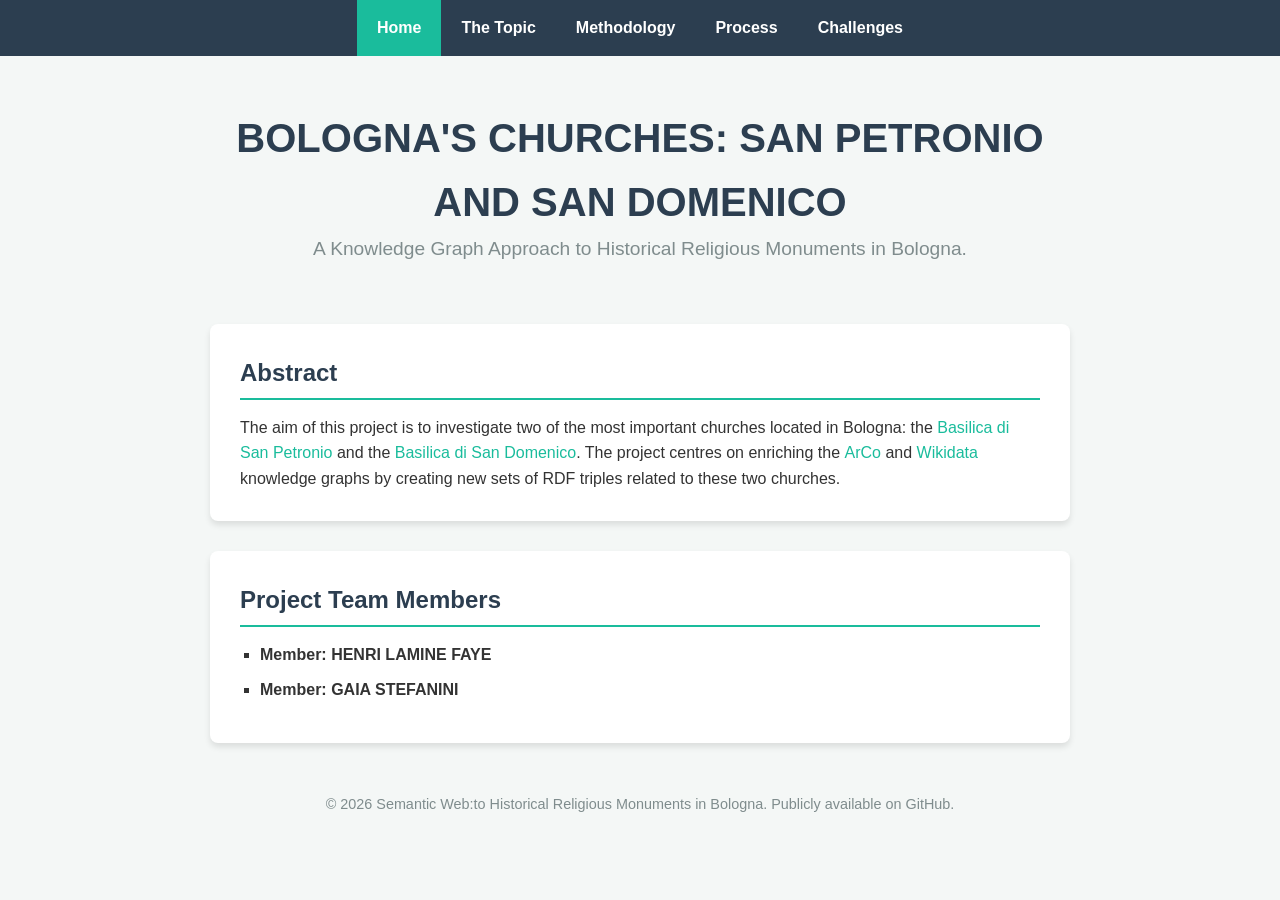
<file: index.html>
<!DOCTYPE html>
<html lang="en">
<head>
    <meta charset="UTF-8">
    <meta name="viewport" content="width=device-width, initial-scale=1.0">
    <title>Semantic Web Project - Home</title>
    <link rel="stylesheet" href="style.css">
</head>
<body>

    <!-- Universal Navigation Menu -->
    <header>
        <nav class="navbar">
            <ul>
                <li><a href="index.html" class="active">Home</a></li>
                <li><a href="topic.html">The Topic</a></li>
                <li><a href="methodology.html">Methodology</a></li>
                <li><a href="steps/step1.html">Process</a></li>
                <li><a href="challenges.html">Challenges</a></li>
            </ul>
        </nav>
    </header>

    <!-- Main Content Box -->
    <main class="container">
        
        <section class="hero">
            <h1>BOLOGNA'S CHURCHES: SAN PETRONIO AND SAN DOMENICO</h1>
            <p class="subtitle"> A Knowledge Graph Approach to Historical Religious Monuments in Bologna.</p>
        </section>

        <section class="card">
            <h2>Abstract</h2>
            <p>
                The aim of this project is to investigate two of the most important churches located in Bologna: the <a href="https://it.wikipedia.org/wiki/Basilica_di_San_Petronio">Basilica di San Petronio</a> and the <a href="https://it.wikipedia.org/wiki/Basilica_patriarcale_di_San_Domenico">Basilica di San Domenico</a>. The project centres on enriching the <a href="https://dati.beniculturali.it/arco/index.php">ArCo</a> and <a href="https://www.wikidata.org/wiki/Wikidata:Main_Page">Wikidata</a> knowledge graphs by creating new sets of RDF triples related to these two churches. 
                 
            </p>
        </section>

        <section class="card">
            <h2>Project Team Members</h2>
            <ul class="team-list">
                <li><strong>Member: HENRI LAMINE FAYE</strong></li>
                <li><strong>Member: GAIA STEFANINI</strong></li>
            
            </ul>
        </section>

    </main>

    <footer>
        <p>&copy; 2026 Semantic Web:to Historical Religious Monuments in Bologna. Publicly available on GitHub.</p>
    </footer>

</body>
</html>
</file>
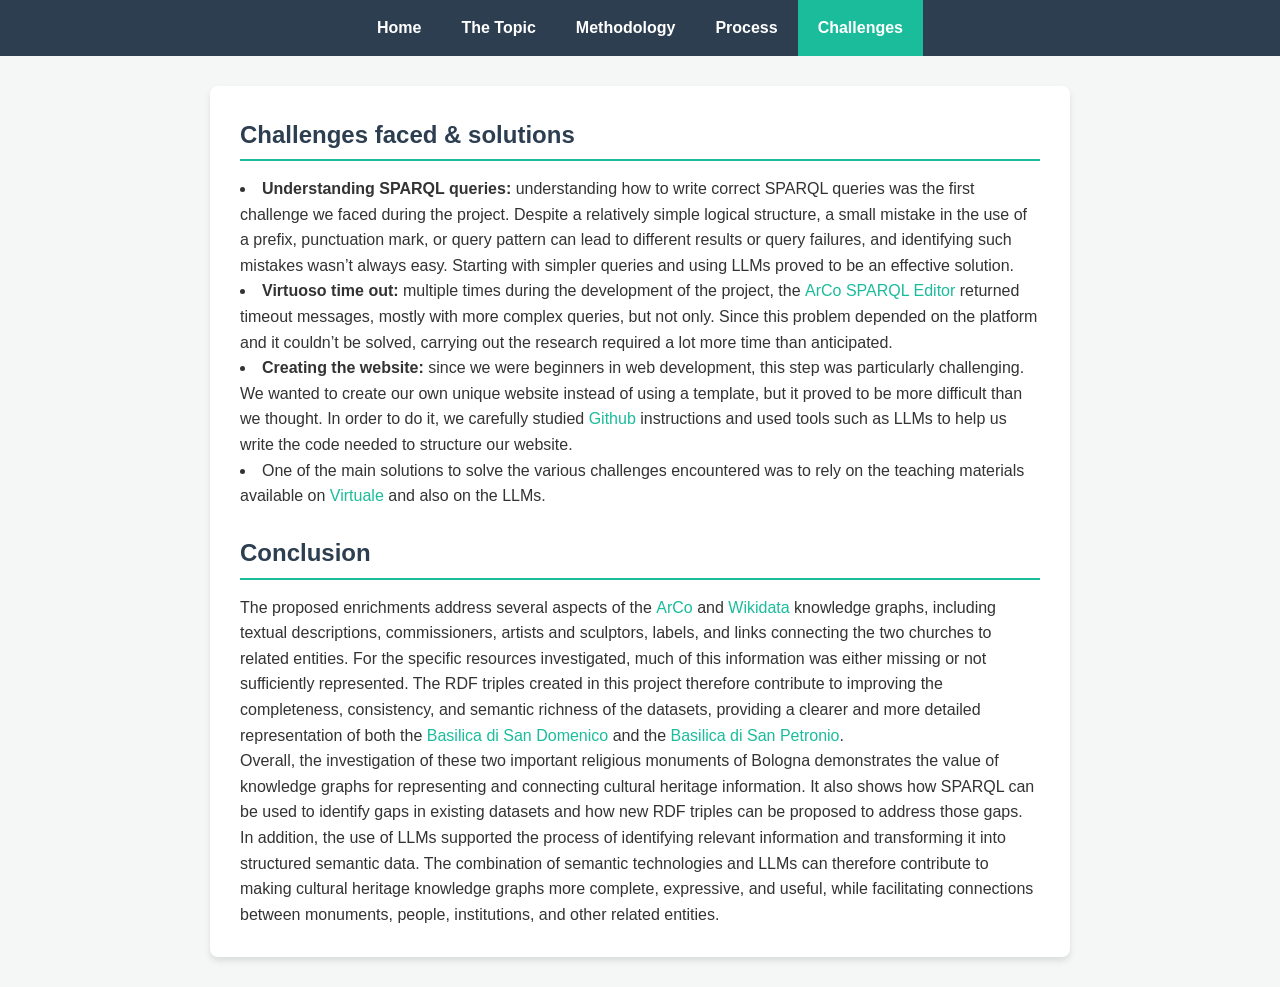
<file: challenges.html>
<!DOCTYPE html>
<html lang="en">
<head>
    <meta charset="UTF-8">
    <title>Challenges - Semantic Web Project</title>
    <link rel="stylesheet" href="style.css">
</head>
<body>
    <header>
        <nav class="navbar">
            <ul>
                <li><a href="index.html">Home</a></li>
                <li><a href="topic.html">The Topic</a></li>
                <li><a href="methodology.html">Methodology</a></li>
                <li><a href="steps/step1.html">Process</a></li>
                <li><a href="challenges.html" class="active">Challenges</a></li>
            </ul>
        </nav>
    </header>
    <main class="container">
        <section class="card">
            <h2>Challenges faced & solutions</h2>
            <p><li><b>Understanding SPARQL queries:</b> understanding how to write correct SPARQL queries was the first challenge we faced during the project. Despite a relatively simple logical structure, a small mistake in the use of a prefix, punctuation mark, or query pattern can lead to different results or query failures, and identifying such mistakes wasn’t always easy. Starting with simpler queries and using LLMs proved to be an effective solution.</li></p>
                <p></p>
                <p><li><b>Virtuoso time out:</b> multiple times during the development of the project, the <a href="https://dati.cultura.gov.it/sparql">ArCo SPARQL Editor</a> returned timeout messages, mostly with more complex queries, but not only. Since this problem depended on the platform and it couldn’t be solved, carrying out the research required a lot more time than anticipated.</li></p>
                <p></p>
                <p><li><b>Creating the website:</b> since we were beginners in web development, this step was particularly challenging. We wanted to create our own unique website instead of using a template, but it proved to be more difficult than we thought. In order to do it, we carefully studied <a href="https://github.com/">Github</a> instructions and used tools such as LLMs to help us write the code needed to structure our website.</li></p>
                <p></p>        
                <p><li>One of the main solutions to solve the various challenges encountered was to rely on the teaching materials available on <a href="https://virtuale.unibo.it/">Virtuale</a> and also on the LLMs.</li></p>
            <br>
            <h2>Conclusion</h2>
            <p>The proposed enrichments address several aspects of the <a href="https://dati.beniculturali.it/arco/index.php">ArCo</a> and <a href="kidata.org/wiki/Wikidata:Main_Page">Wikidata</a> knowledge graphs, including textual descriptions, commissioners, artists and sculptors, labels, and links connecting the two churches to related entities. For the specific resources investigated, much of this information was either missing or not sufficiently represented. The RDF triples created in this project therefore contribute to improving the completeness, consistency, and semantic richness of the datasets, providing a clearer and more detailed representation of both the <a href="https://it.wikipedia.org/wiki/Basilica_patriarcale_di_San_Domenico">Basilica di San Domenico</a> and the <a href="https://it.wikipedia.org/wiki/Basilica_di_San_Petronio">Basilica di San Petronio</a>.</p>
            <p>Overall, the investigation of these two important religious monuments of Bologna demonstrates the value of knowledge graphs for representing and connecting cultural heritage information. It also shows how SPARQL can be used to identify gaps in existing datasets and how new RDF triples can be proposed to address those gaps. In addition, the use of LLMs supported the process of identifying relevant information and transforming it into structured semantic data. The combination of semantic technologies and LLMs can therefore contribute to making cultural heritage knowledge graphs more complete, expressive, and useful, while facilitating connections between monuments, people, institutions, and other related entities.</p>
        </section>
    </main>
</body>
</html>
</file>
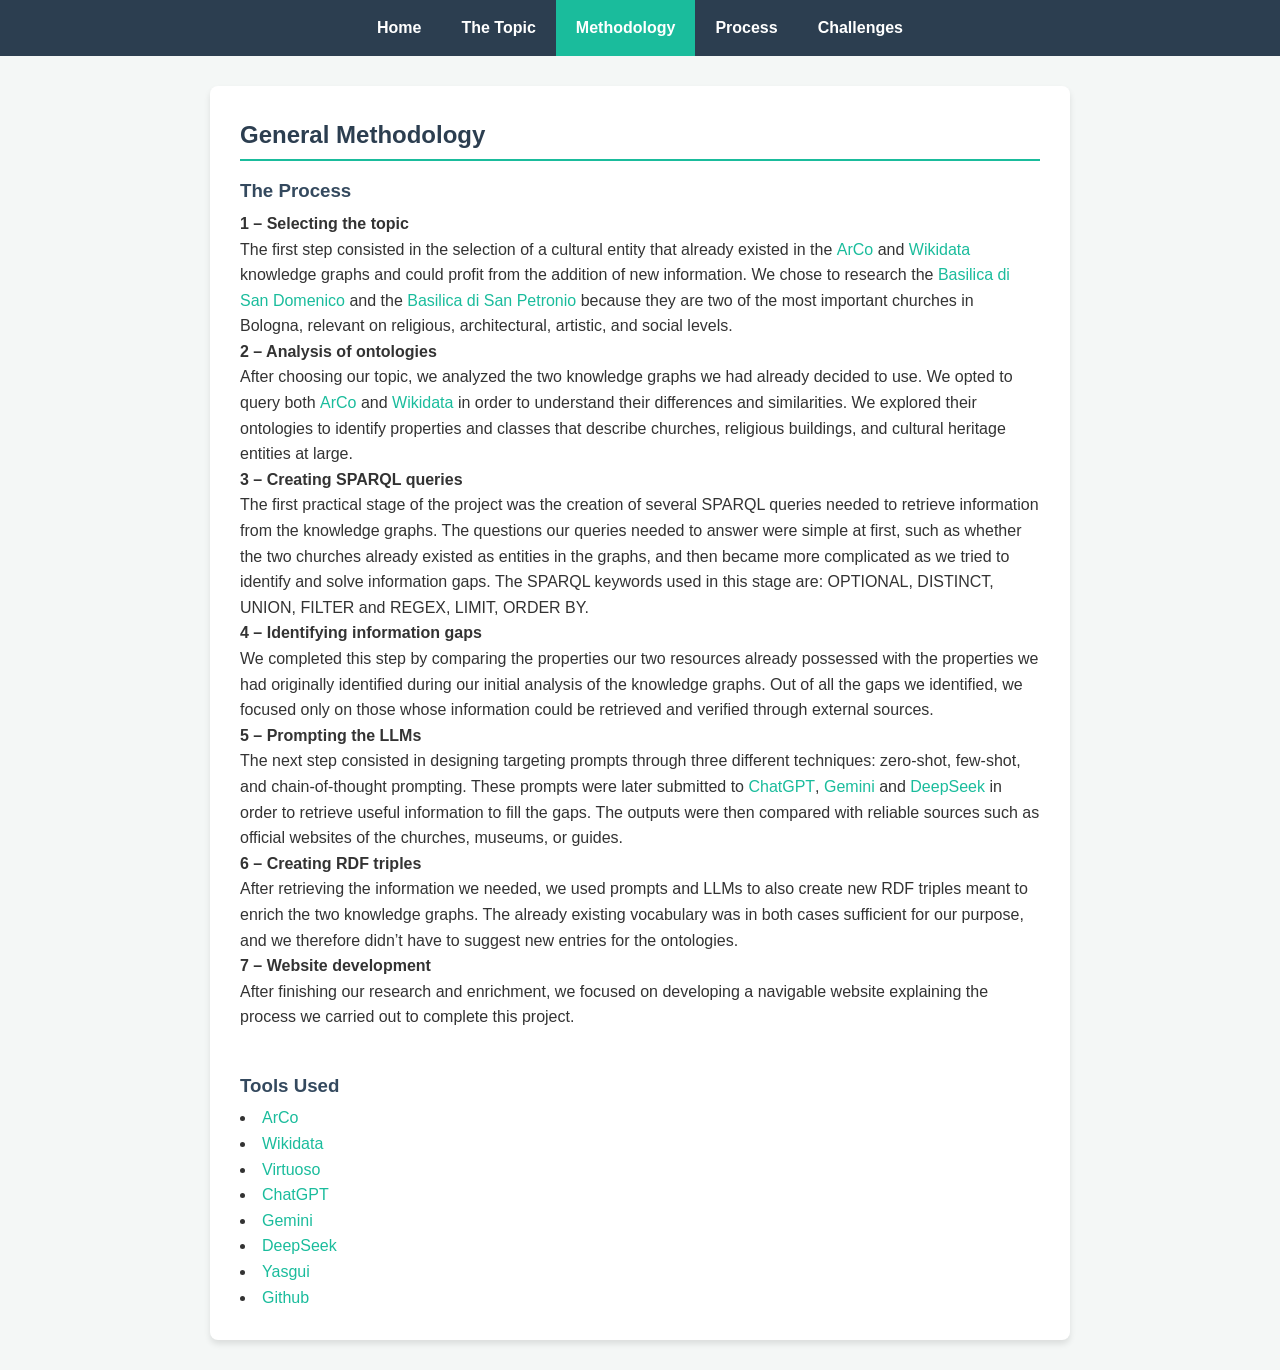
<file: methodology.html>
<!DOCTYPE html>
<html lang="en">
<head>
    <meta charset="UTF-8">
    <title>Methodology - Semantic Web Project</title>
    <link rel="stylesheet" href="style.css">
</head>
<body>
    <header>
        <nav class="navbar">
            <ul>
                <li><a href="index.html">Home</a></li>
                <li><a href="topic.html">The Topic</a></li>
                <li><a href="methodology.html" class="active">Methodology</a></li>
                <li><a href="steps/step1.html">Process</a></li>
                <li><a href="challenges.html">Challenges</a></li>
            </ul>
        </nav>
    </header>
    <main class="container">
        <section class="card">
            <h2>General Methodology</h2>
            <h3>The Process</h3>
            <h4>1 – Selecting the topic</h4>
            <p>The first step consisted in the selection of a cultural entity that already existed in the <a href="https://dati.beniculturali.it/arco/index.php">ArCo</a> and <a href="https://www.wikidata.org/wiki/Wikidata:Main_Page">Wikidata</a> knowledge graphs and could profit from the addition of new information. We chose to research the <a href="https://it.wikipedia.org/wiki/Basilica_patriarcale_di_San_Domenico">Basilica di San Domenico</a> and the <a href="https://it.wikipedia.org/wiki/Basilica_di_San_Petronio">Basilica di San Petronio</a> because they are two of the most important churches in Bologna, relevant on religious, architectural, artistic, and social levels.</p>
            <h4>2 – Analysis of ontologies</h4>
            <p>After choosing our topic, we analyzed the two knowledge graphs we had already decided to use. We opted to query both <a href="https://dati.beniculturali.it/arco/index.php">ArCo</a> and <a href="https://www.wikidata.org/wiki/Wikidata:Main_Page">Wikidata</a> in order to understand their differences and similarities. We explored their ontologies to identify properties and classes that describe churches, religious buildings, and cultural heritage entities at large.</p>
            <h4>3 – Creating SPARQL queries</h4>
            <p>The first practical stage of the project was the creation of several SPARQL queries needed to retrieve information from the knowledge graphs. The questions our queries needed to answer were simple at first, such as whether the two churches already existed as entities in the graphs, and then became more complicated as we tried to identify and solve information gaps. The SPARQL keywords used in this stage are: OPTIONAL, DISTINCT, UNION, FILTER and REGEX, LIMIT, ORDER BY.</p>
            <h4>4 – Identifying information gaps</h4>
            <p>We completed this step by comparing the properties our two resources already possessed with the properties we had originally identified during our initial analysis of the knowledge graphs. Out of all the gaps we identified, we focused only on those whose information could be retrieved and verified through external sources.</p>
            <h4>5 – Prompting the LLMs</h4>
            <p>The next step consisted in designing targeting prompts through three different techniques: zero-shot, few-shot, and chain-of-thought prompting. These prompts were later submitted to <a href="https://chatgpt.com/">ChatGPT</a>, <a href="https://gemini.google.com/?hl=it">Gemini</a> and <a href="https://www.deepseek.com/">DeepSeek</a> in order to retrieve useful information to fill the gaps. The outputs were then compared with reliable sources such as official websites of the churches, museums, or guides.</p>
            <h4>6 – Creating RDF triples</h4>
            <p>After retrieving the information we needed, we used prompts and LLMs to also create new RDF triples meant to enrich the two knowledge graphs. The already existing vocabulary was in both cases sufficient for our purpose, and we therefore didn’t have to suggest new entries for the ontologies.</p>
            <h4>7 – Website development</h4>
            <p>After finishing our research and enrichment, we focused on developing a navigable website explaining the process we carried out to complete this project.</p>
            <br>
            <h3>Tools Used</h3>
            <p><li><a href="https://dati.beniculturali.it/arco/index.php">ArCo</a></li></p>
            <p><li><a href="https://www.wikidata.org/wiki/Wikidata:Main_Page">Wikidata</a></li></p>
            <p><li><a href="https://dati.cultura.gov.it/sparql">Virtuoso</a></li></p>
            <p><li><a href="https://chatgpt.com/">ChatGPT</a></li></p>
            <p><li><a href="https://gemini.google.com/?hl=it">Gemini</a></li></p>
            <p><li><a href="https://www.deepseek.com/">DeepSeek</a></li></p>
            <p><li><a href="https://yasgui.triply.cc/">Yasgui</a></li></p>
            <p><li><a href="https://github.com/">Github</a></li></p>
        </section>
    </main>
</body>
</html>
</file>
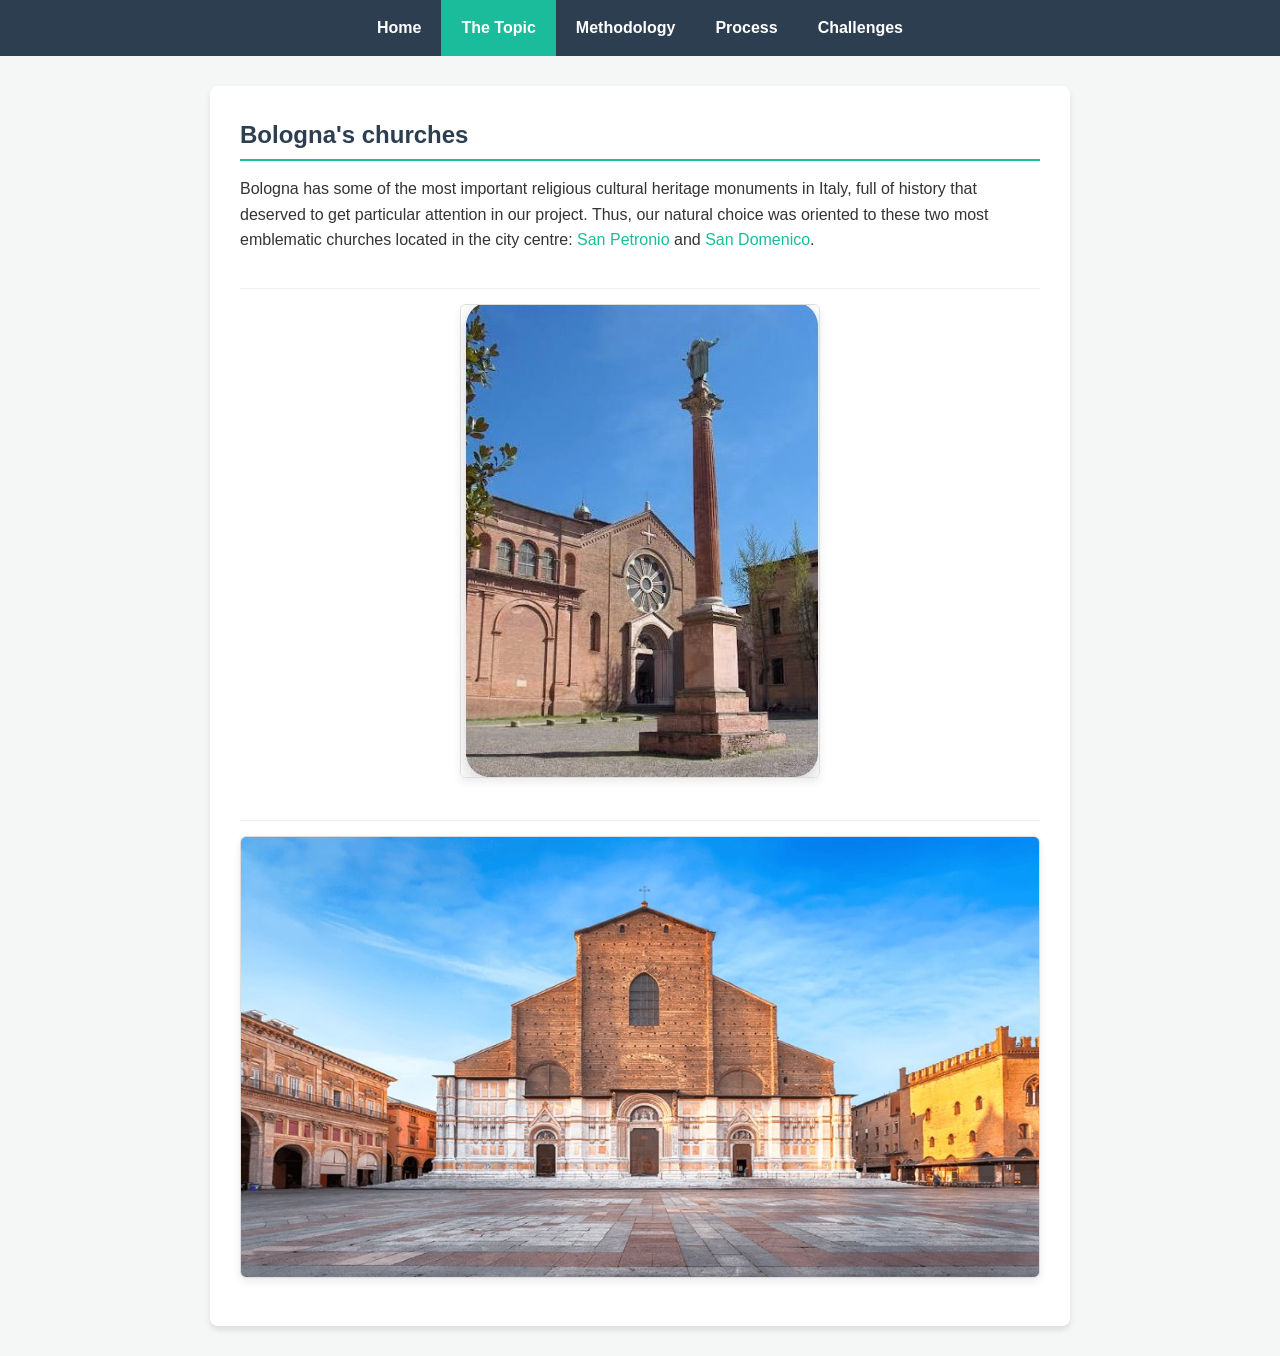
<file: topic.html>
<!DOCTYPE html>
<html lang="en">
<head>
    <meta charset="UTF-8">
    <meta name="viewport" content="width=device-width, initial-scale=1.0">
    <title>The Topic - Semantic Web Project</title>
    <link rel="stylesheet" href="style.css">
</head>
<body>

    <header>
        <nav class="navbar">
            <ul>
                <li><a href="index.html">Home</a></li>
                <li><a href="topic.html" class="active">The Topic</a></li>
                <li><a href="methodology.html">Methodology</a></li>
                <li><a href="steps/step1.html">Process</a></li>
                <li><a href="challenges.html">Challenges</a></li>
            </ul>
        </nav>
    </header>
    
    <main class="container">
        <section class="card">
            <h2>Bologna's churches</h2>
            
            <!-- Your original text and custom styled links preserved exactly -->
            <p>
                Bologna has some of the most important religious cultural heritage monuments in Italy, full of history that deserved to get particular attention in our project. Thus, our natural choice was oriented to these two most emblematic churches located in the city centre: <a href="https://it.wikipedia.org/wiki/Basilica_di_San_Petronio">San Petronio</a> and <a href="https://it.wikipedia.org/wiki/Basilica_patriarcale_di_San_Domenico">San Domenico</a>.
            </p>

            <!-- PICTURE 1: SAN PETRONIO -->
            <div style="text-align: center; margin: 35px 0 20px 0; padding-top: 15px; border-top: 1px solid #eee;">
                <img src="topic-image1.jpg" alt="San Petronio Screenshot" style="max-width:100%; height:auto; border: 1px solid #ddd; border-radius: 6px; box-shadow: 0 4px 8px rgba(0,0,0,0.08);">
                <p style="font-size: 0.9rem; color: #666; font-style: italic; margin-top: 10px;"> </p>
            </div>

            <!-- PICTURE 2: SAN DOMENICO -->
            <div style="text-align: center; margin: 35px 0 10px 0; padding-top: 15px; border-top: 1px solid #eee;">
                <img src="topic-image2.png.jpg" alt="San Domenico Screenshot" style="max-width:100%; height:auto; border: 1px solid #ddd; border-radius: 6px; box-shadow: 0 4px 8px rgba(0,0,0,0.08);">
                <p style="font-size: 0.9rem; color: #666; font-style: italic; margin-top: 10px;"> </p>
            </div>

        </section>
    </main>

</body>
</html>
</file>
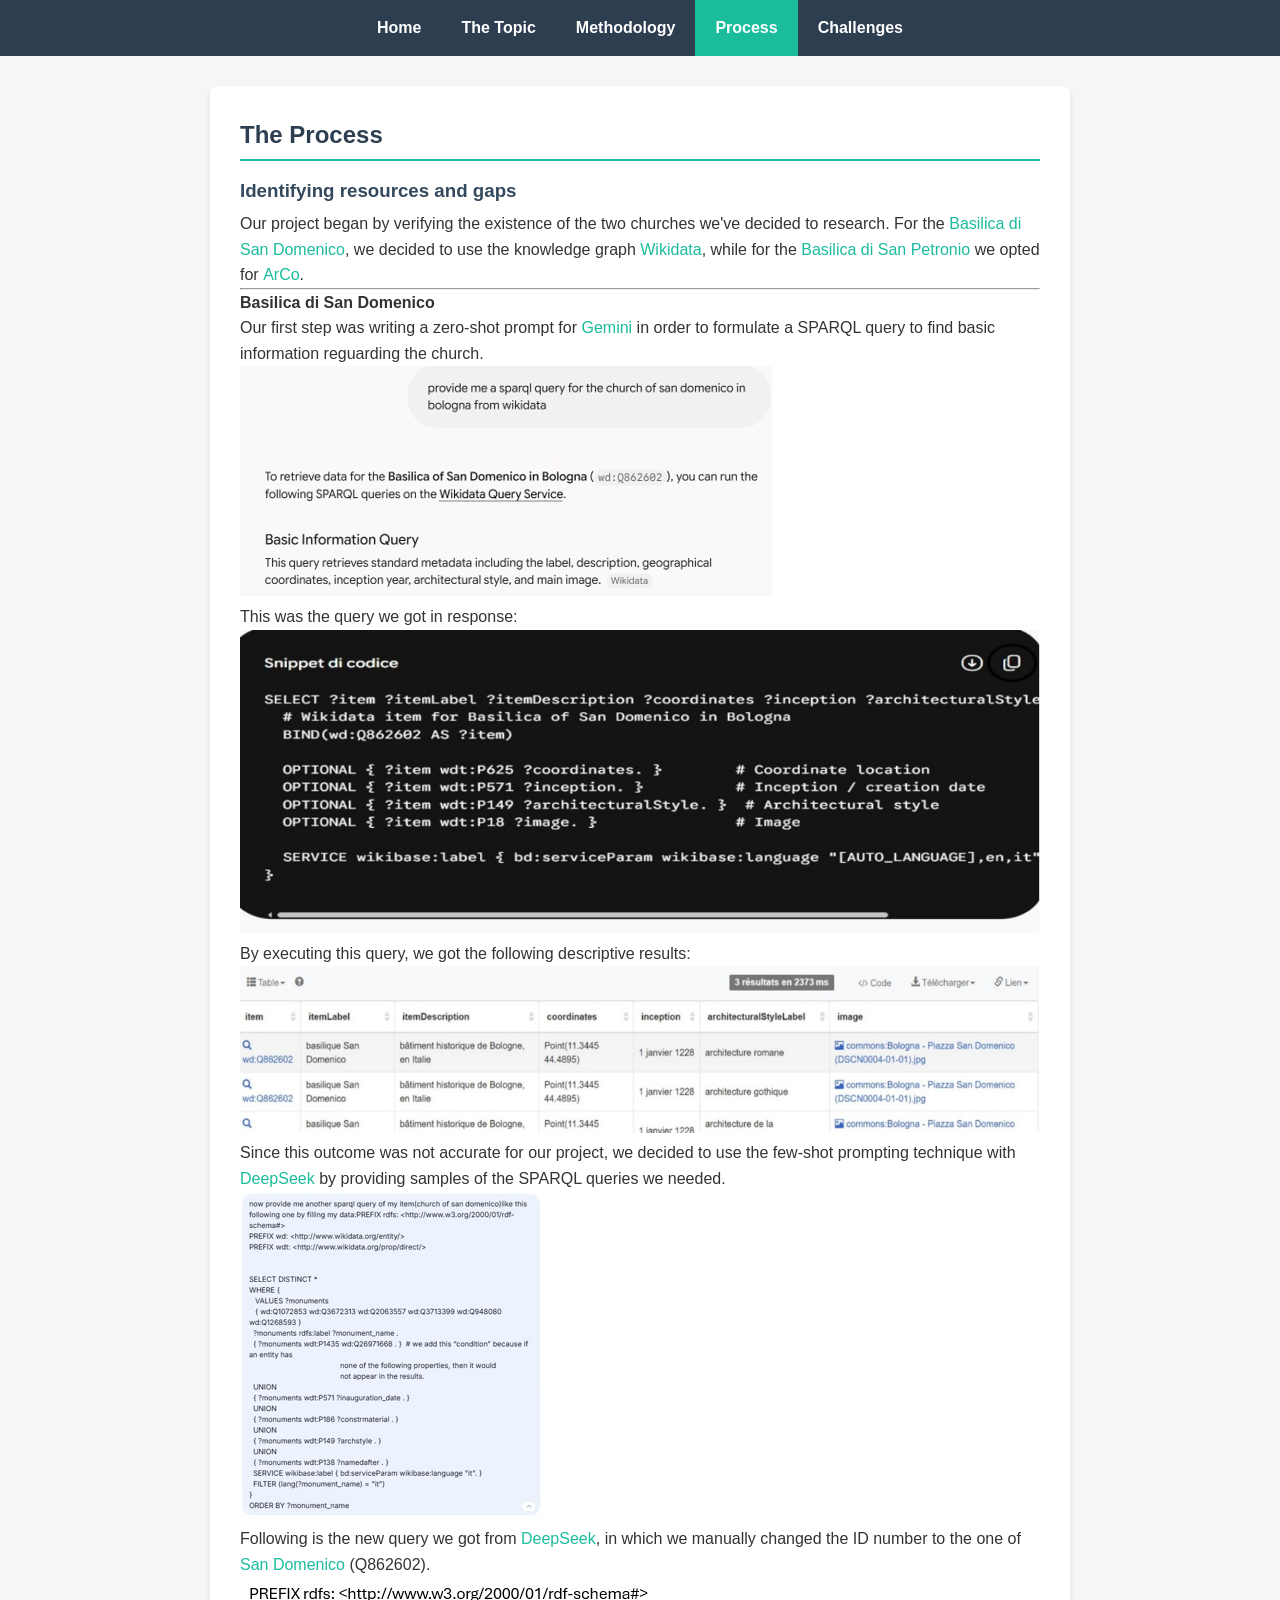
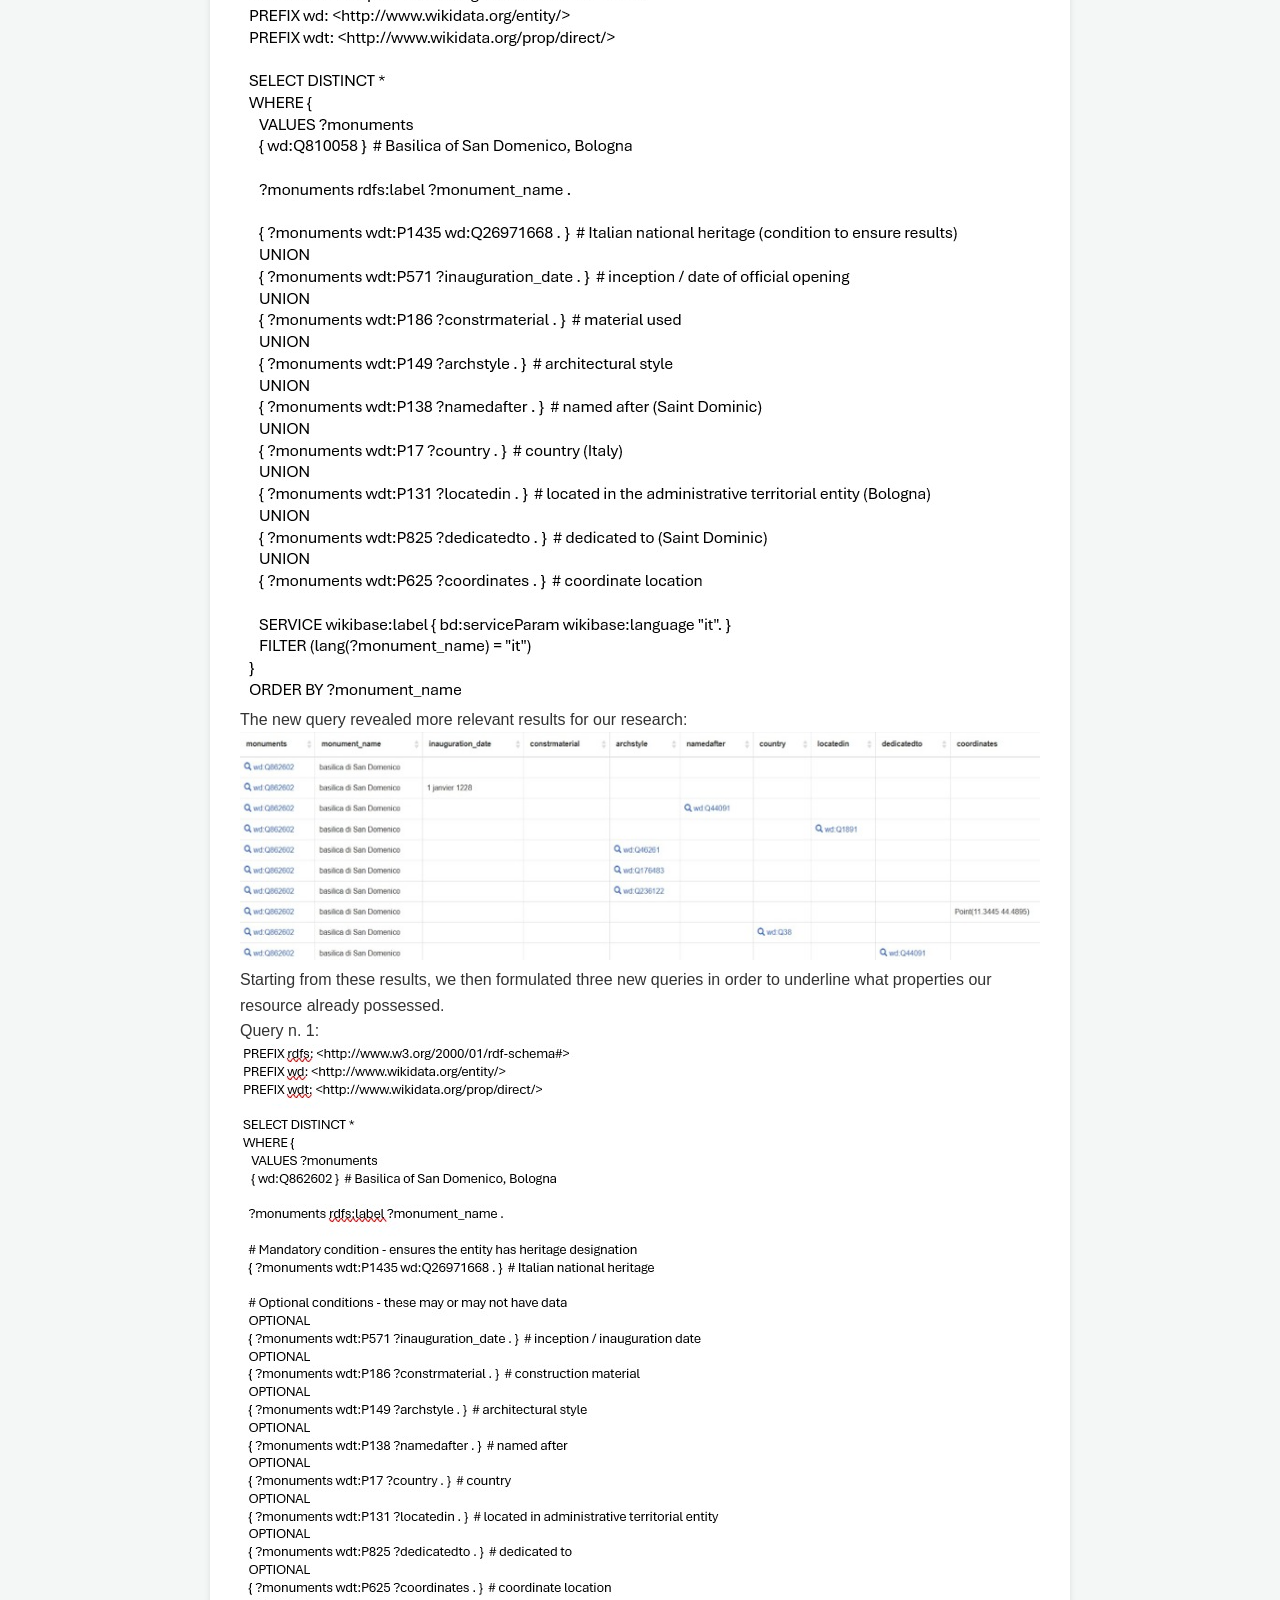
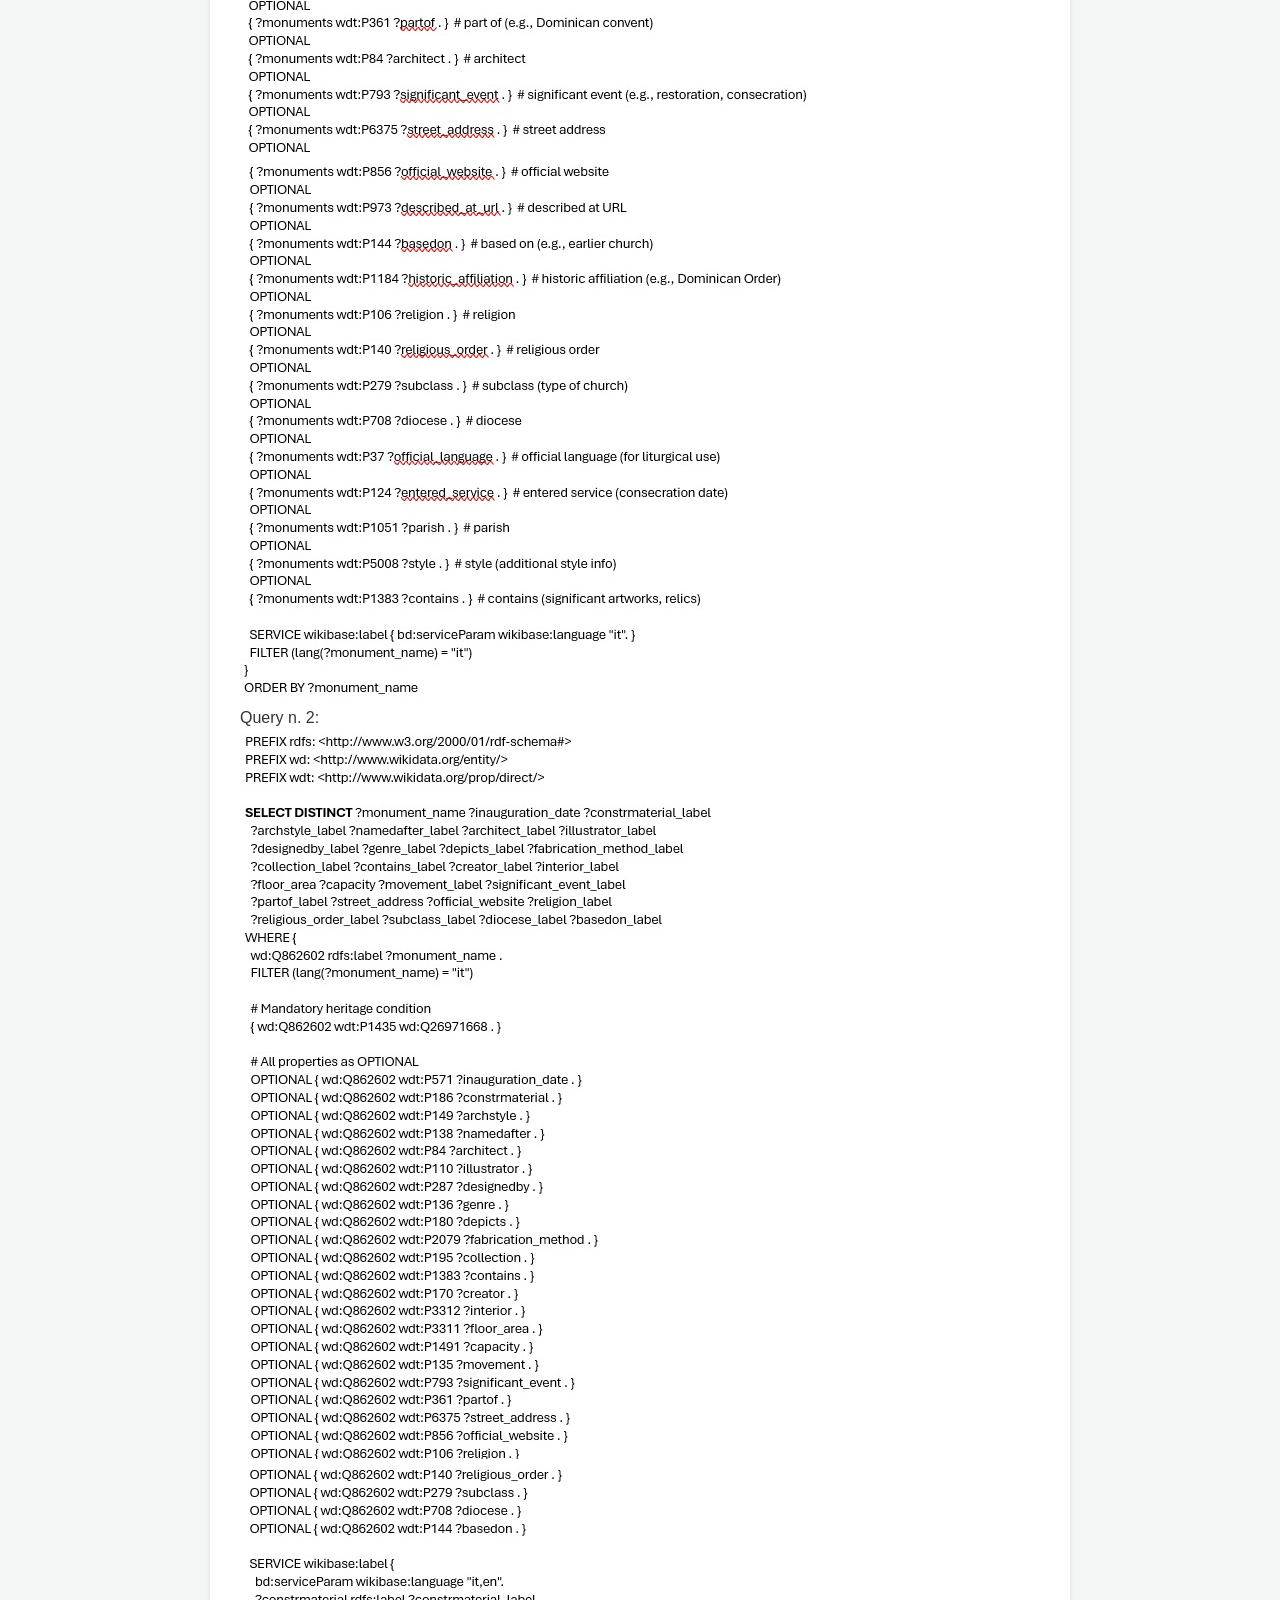
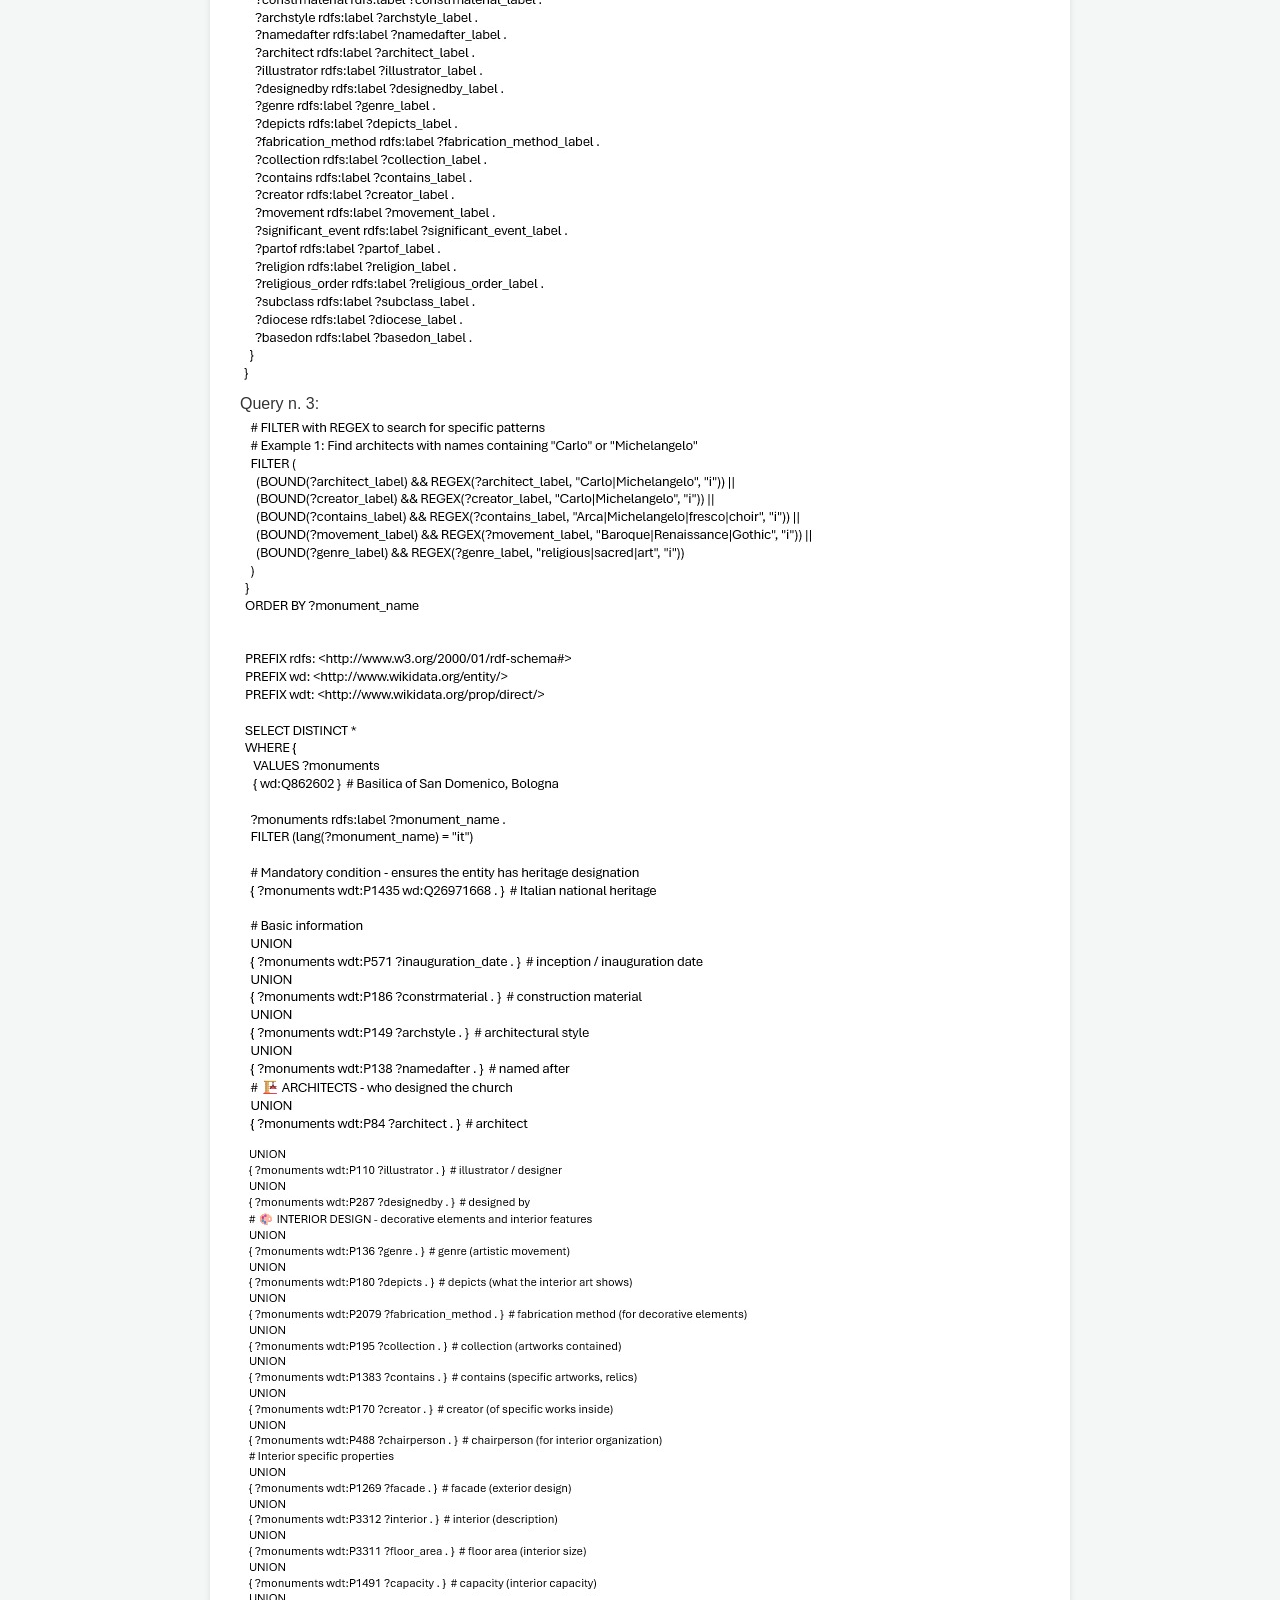
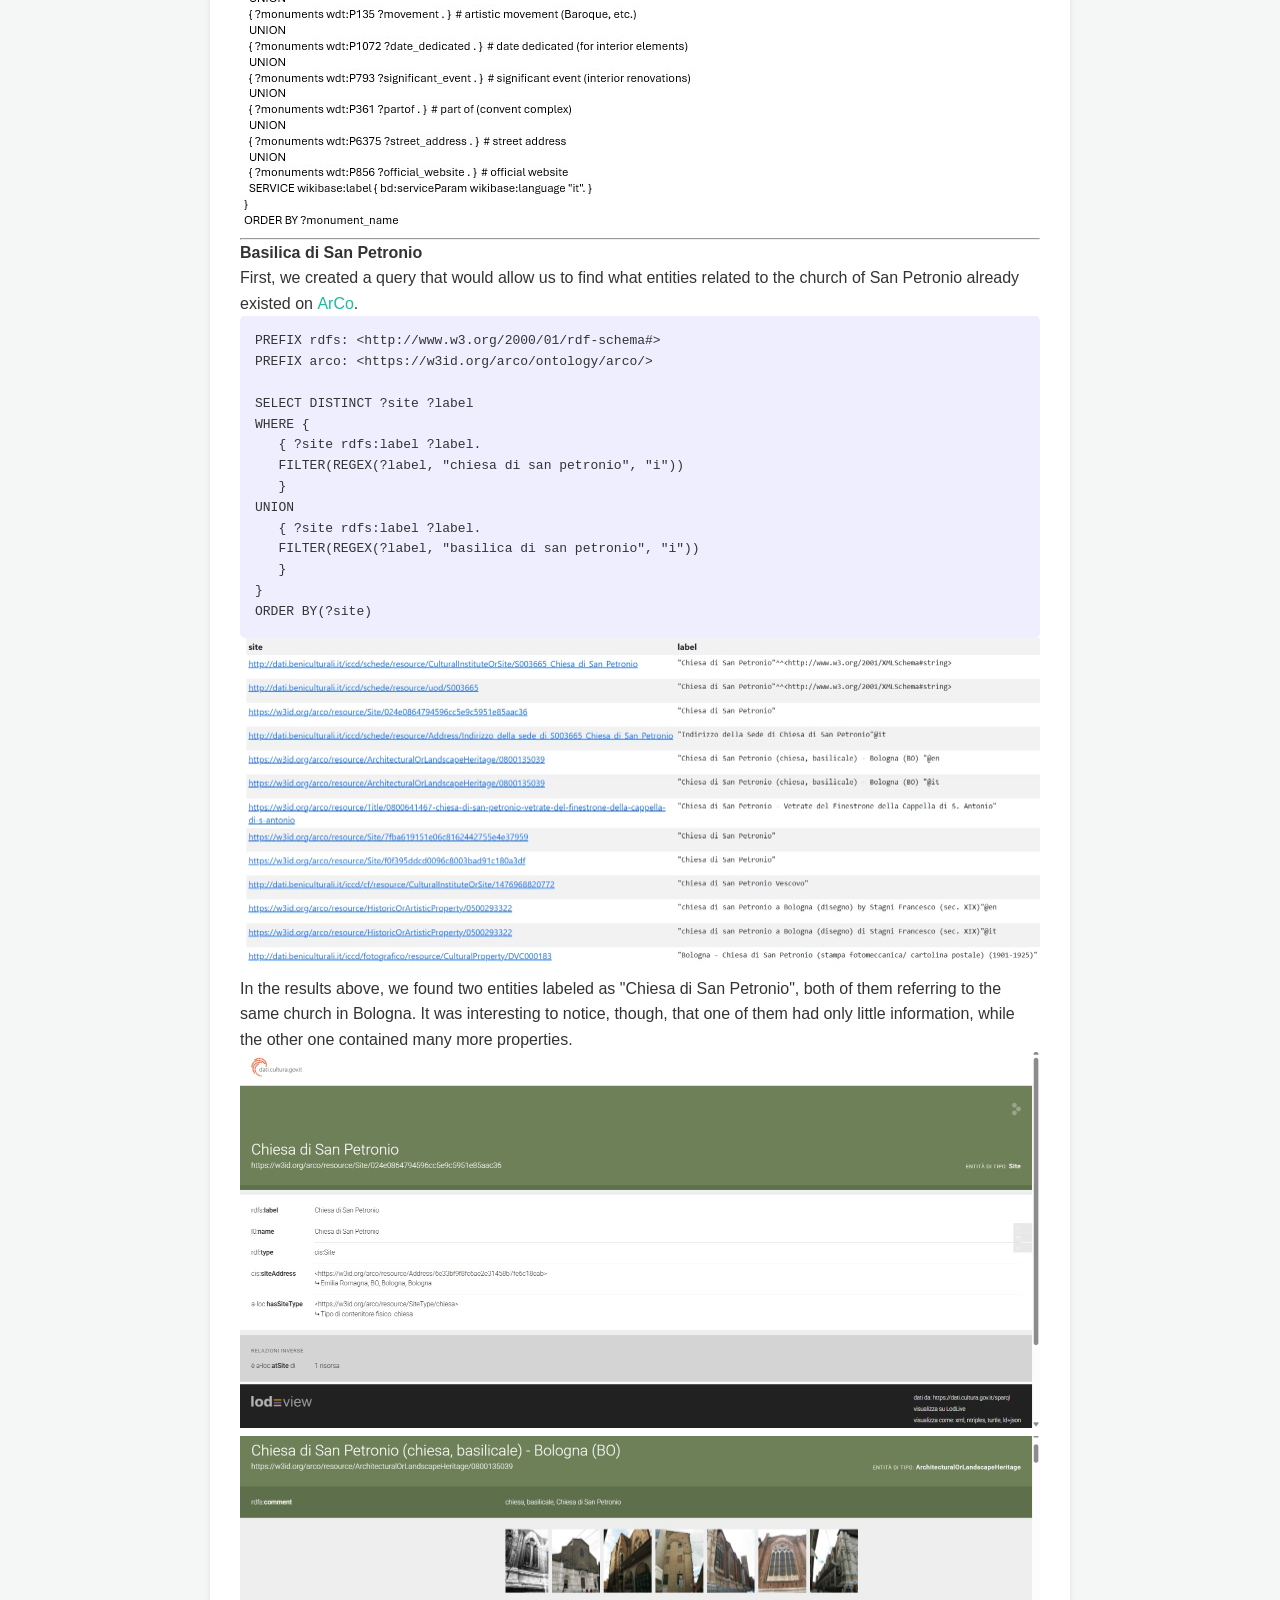
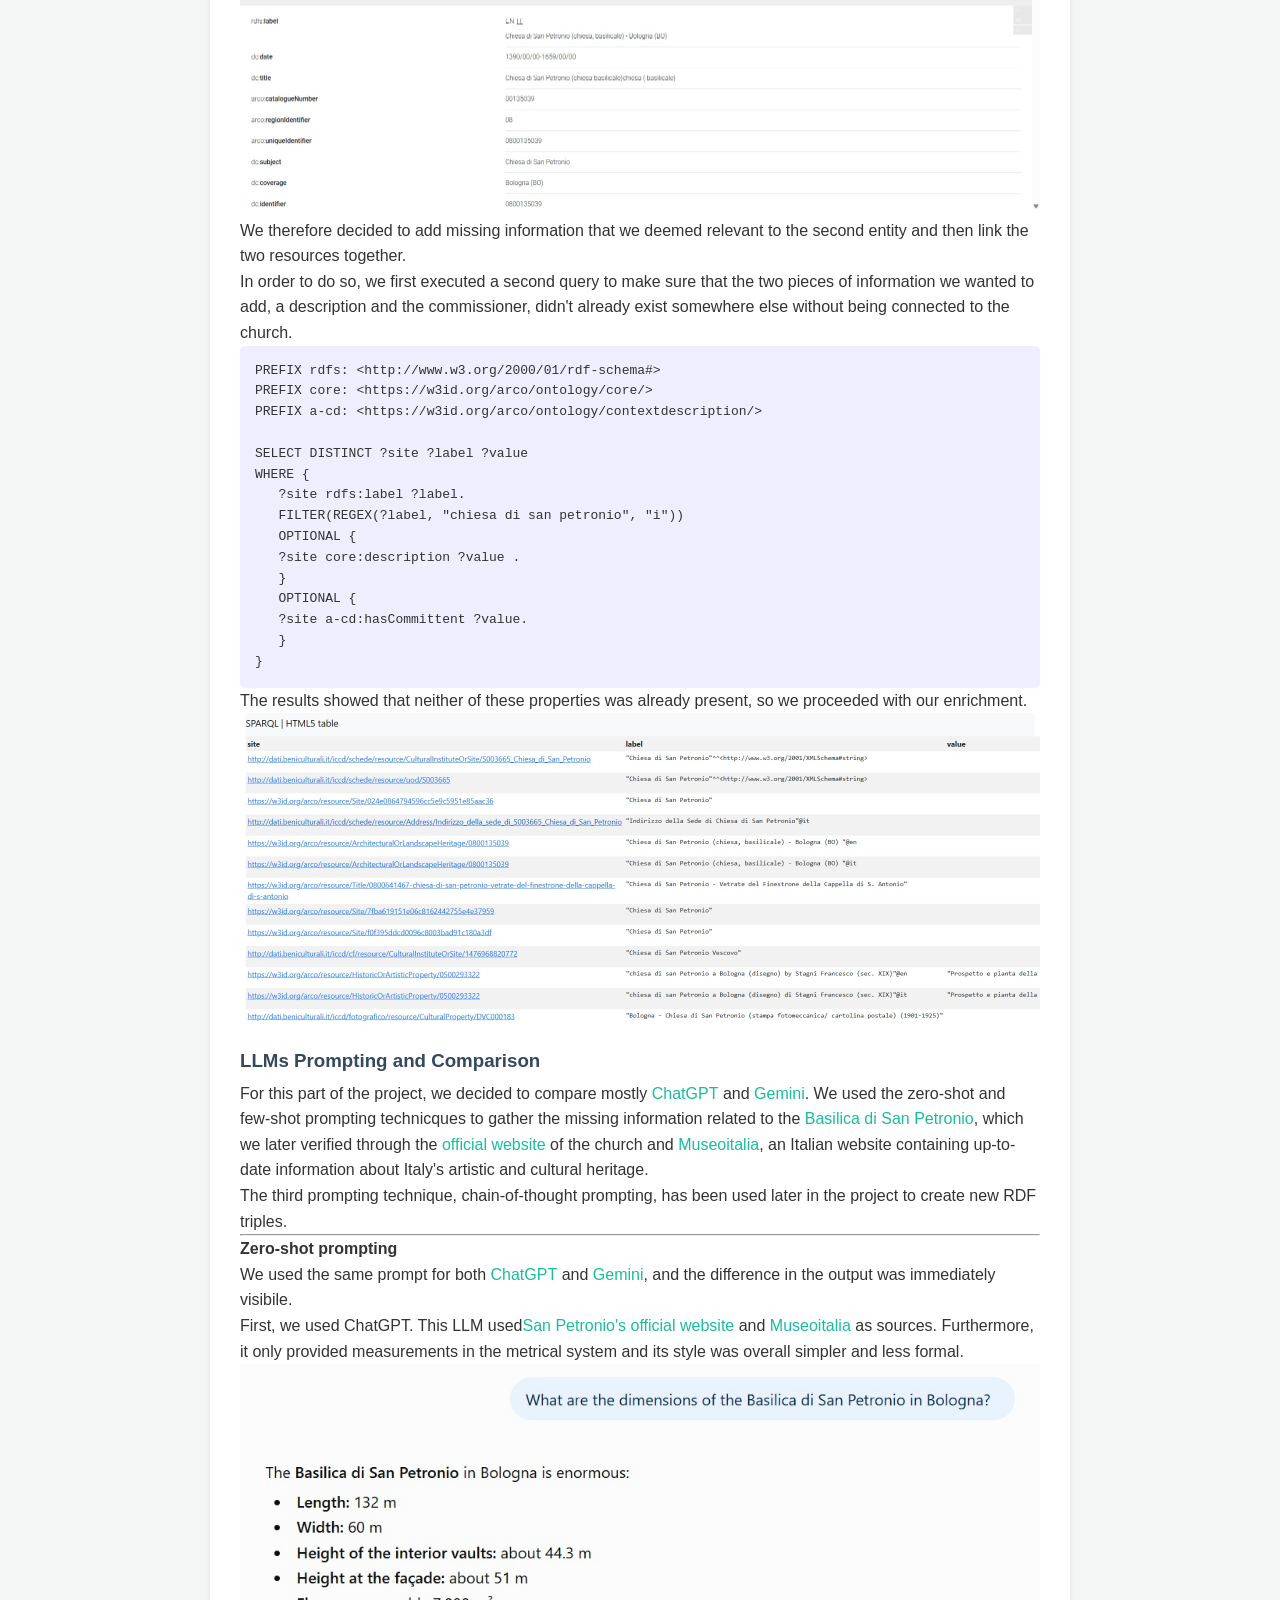
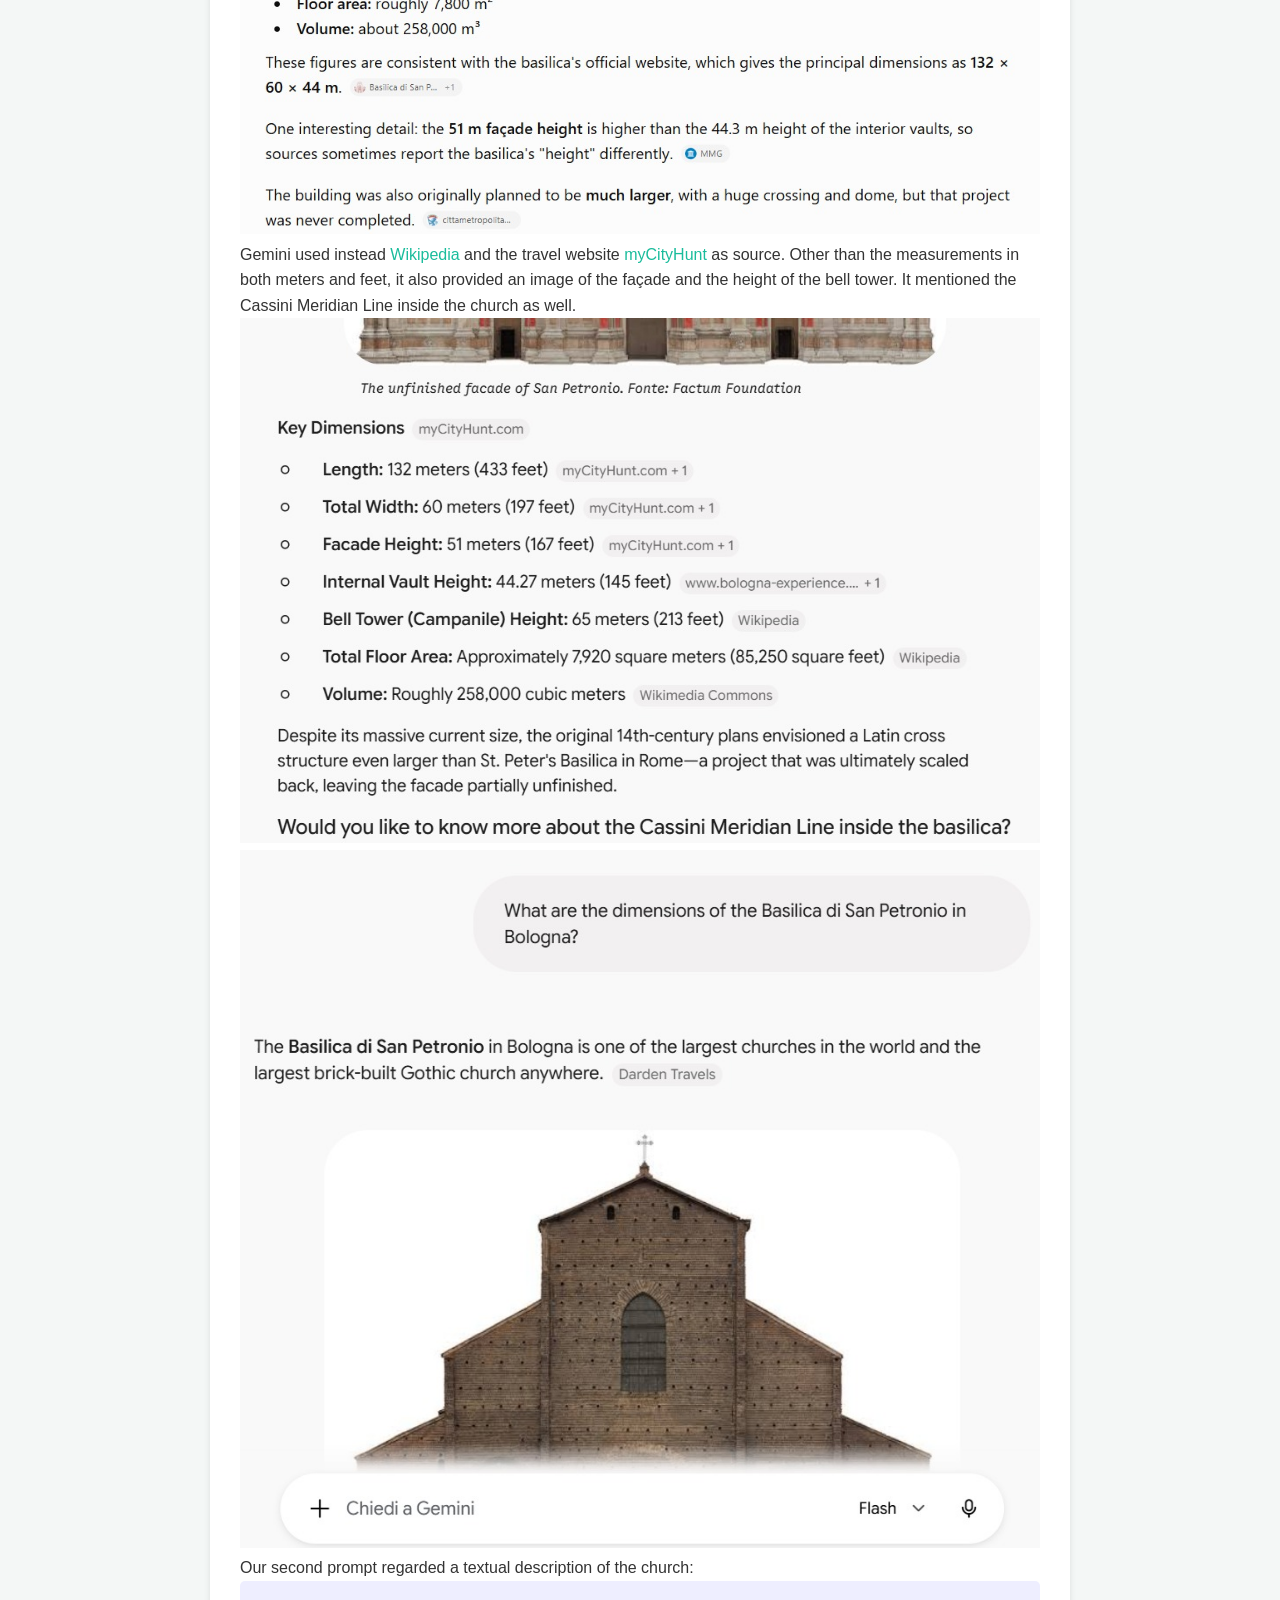
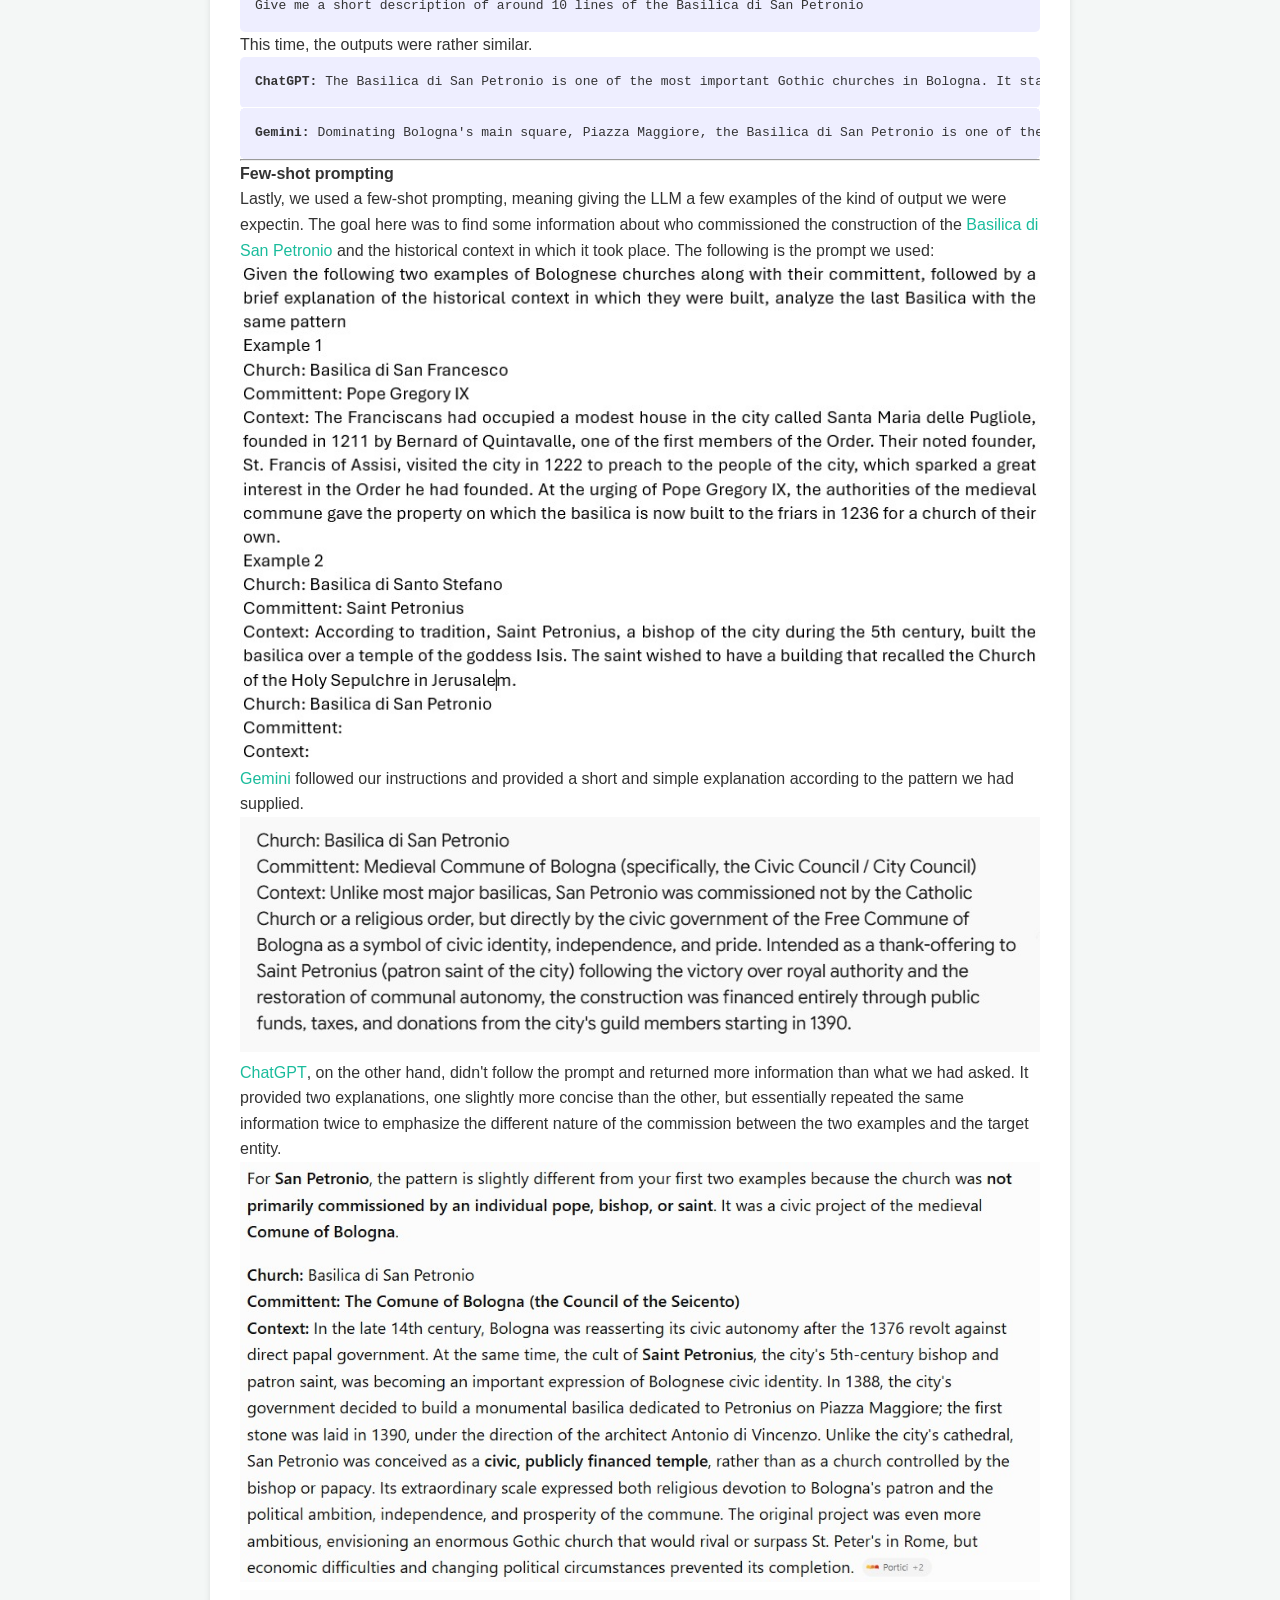
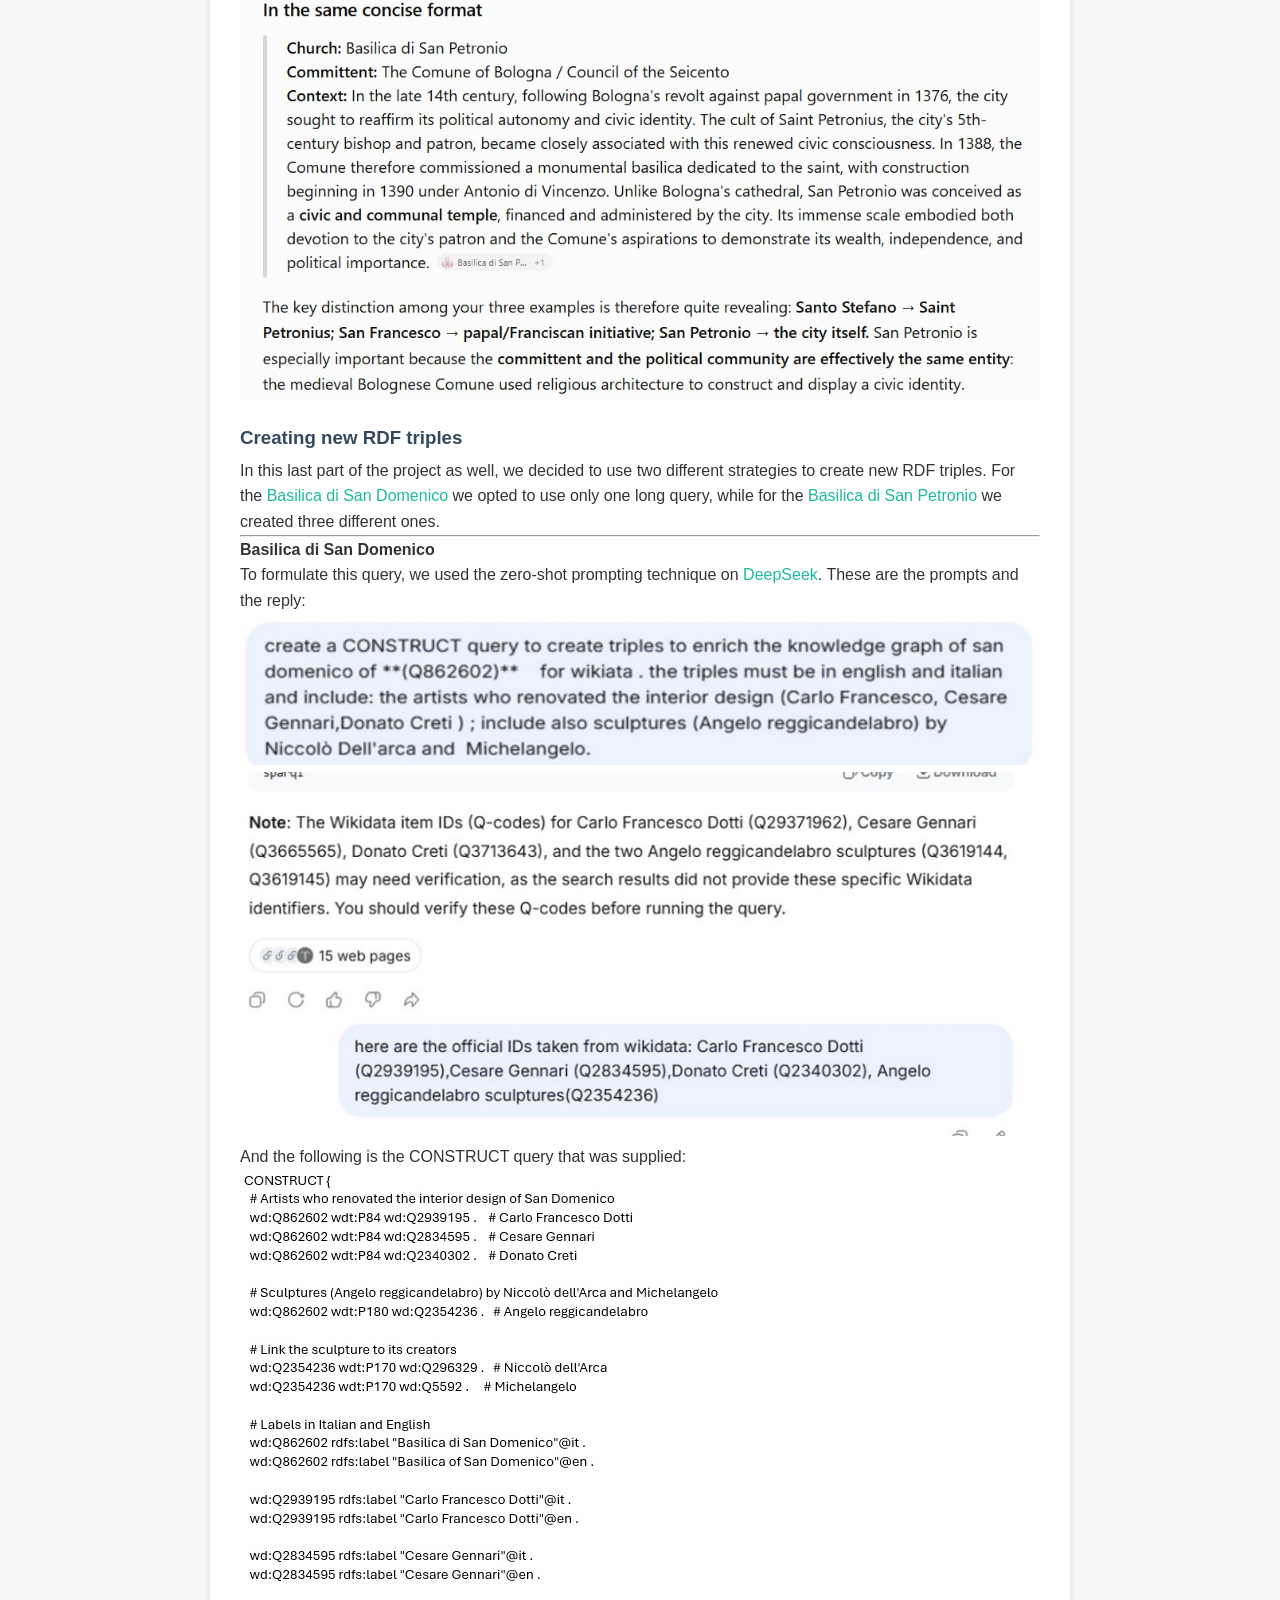
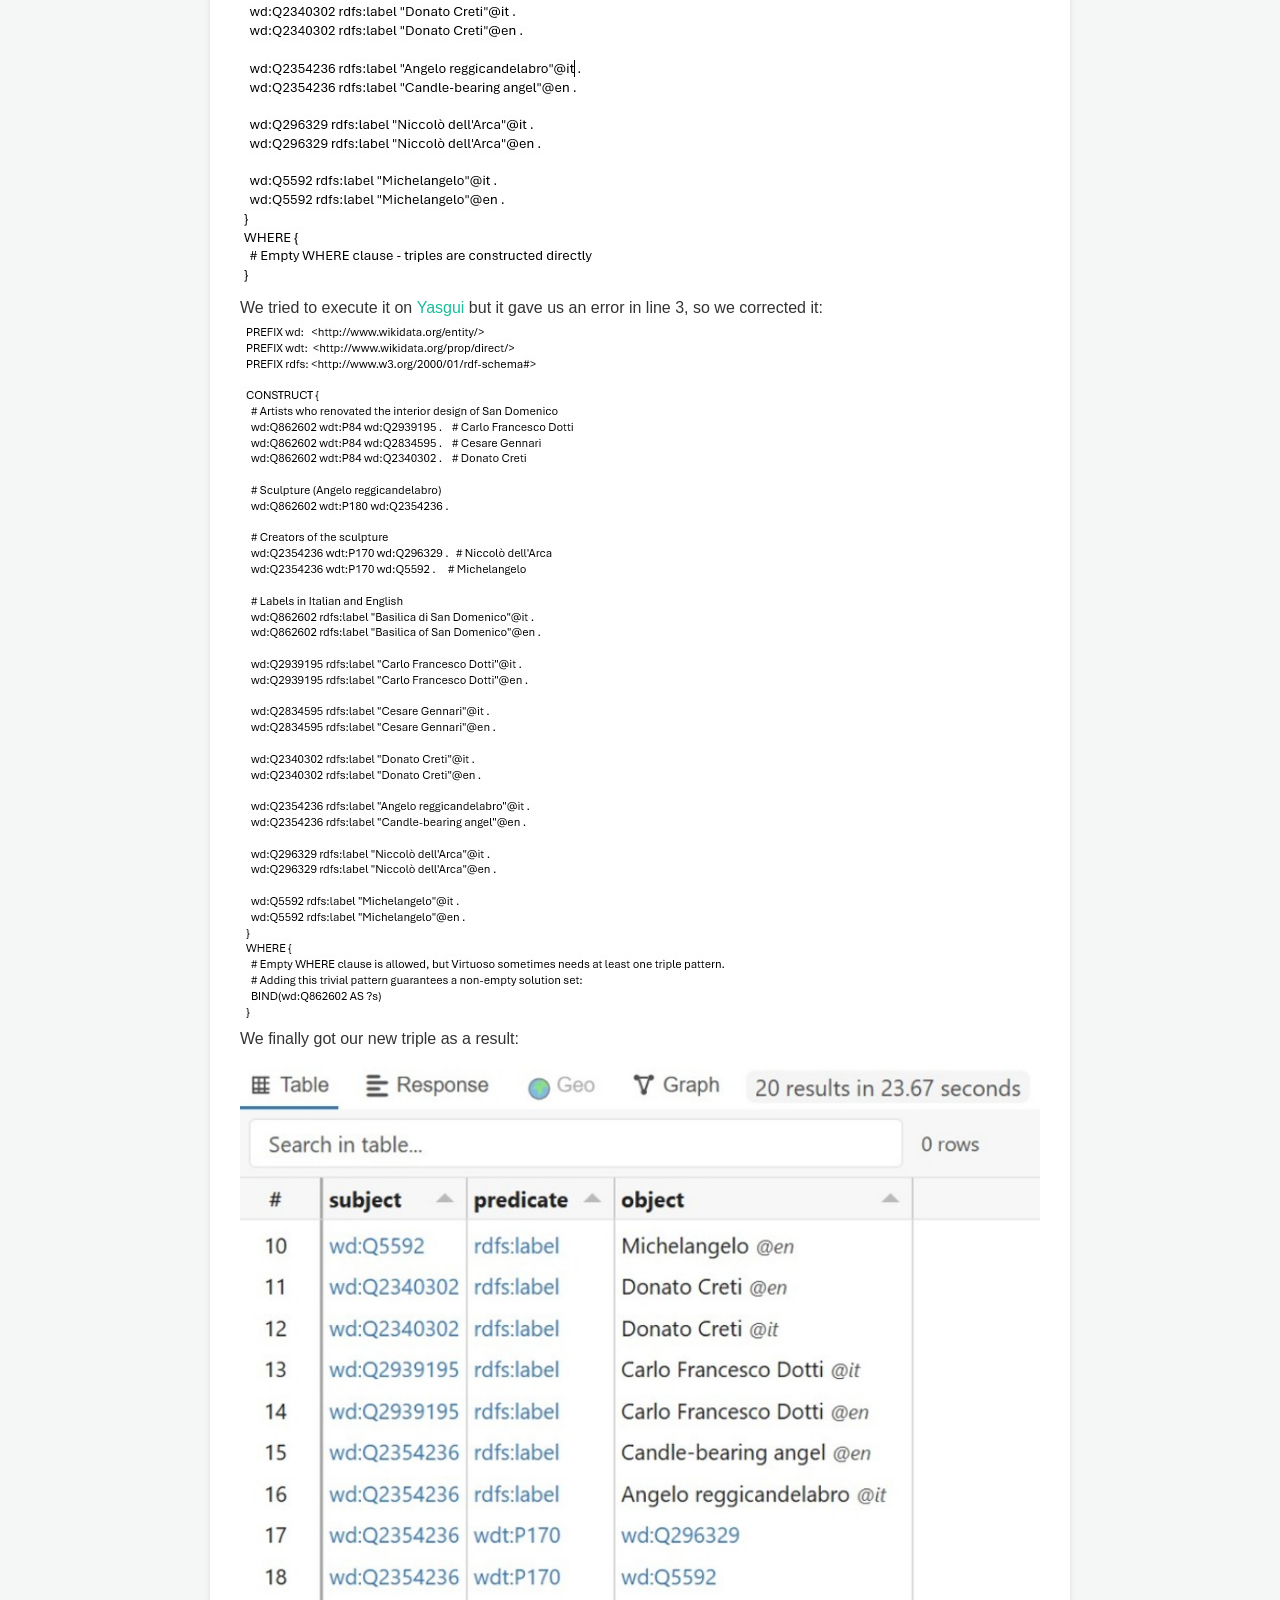
<file: steps/step1.html>
<!DOCTYPE html>
<html lang="en">
<head>
    <meta charset="UTF-8">
    <meta name="viewport" content="width=device-width, initial-scale=1.0">
    <title>Process - Semantic Web Project</title>
    <link rel="stylesheet" href="../style.css">
</head>
<body>
    <header>
        <nav class="navbar">
            <ul>
                <li><a href="../index.html">Home</a></li>
                <li><a href="../topic.html">The Topic</a></li>
                <li><a href="../methodology.html">Methodology</a></li>
                <li><a href="steps/step1.html" class="active">Process</a></li>
                <li><a href="../challenges.html">Challenges</a></li>
            </ul>
        </nav>
    </header>
    <main class="container">
        <section class="card">
            <h2>The Process</h2>
            <h3>Identifying resources and gaps</h3>
            <p>Our project began by verifying the existence of the two churches we've decided to research. For the <a href="https://it.wikipedia.org/wiki/Basilica_patriarcale_di_San_Domenico">Basilica di San Domenico</a>, we decided to use the knowledge graph <a href="https://www.wikidata.org/wiki/Wikidata:Main_Page">Wikidata</a>, while for the <a href="https://it.wikipedia.org/wiki/Basilica_di_San_Petronio">Basilica di San Petronio</a> we opted for <a href="https://dati.beniculturali.it/arco/index.php">ArCo</a>.</p>
            <hr>
			<h4>Basilica di San Domenico</h4>
            <p>Our first step was writing a zero-shot prompt for <a href="https://gemini.google.com/app?hl=it">Gemini</a> in order to formulate a SPARQL query to find basic information reguarding the church.</p>
            <img src="gallery/5.png" style="max-width: 100%; height: auto;">
            <p>This was the query we got in response:</p>
            <img src="gallery/31.png" style="max-width: 100%; height: auto;">
            <p>By executing this query, we got the following descriptive results:</p>
            <img src="gallery/6.png" style="max-width: 100%; height: auto;">
            <p>Since this outcome was not accurate for our project, we decided to use the few-shot prompting technique with <a href="https://chat.deepseek.com/">DeepSeek</a> by providing samples of the SPARQL queries we needed.</p>
            <img src="gallery/9.png" style="max-width: 100%; height: auto;">
            <p>Following is the new query we got from <a href="https://chat.deepseek.com/">DeepSeek</a>, in which we manually changed the ID number to the one of <a href="https://it.wikipedia.org/wiki/Basilica_patriarcale_di_San_Domenico">San Domenico</a> (Q862602).</p>
            <img src="gallery/1.png" style="max-width: 100%; height: auto;">
            <p>The new query revealed more relevant results for our research:</p>
            <img src="gallery/26.png" style="max-width: 100%; height: auto;">
            <p>Starting from these results, we then formulated three new queries in order to underline what properties our resource already possessed.</p>
            <p>Query n. 1:</p>
            <img src="gallery/21.png" style="max-width: 100%; height: auto;">
            <img src="gallery/22.png" style="max-width: 100%; height: auto;">
            <p>Query n. 2:</p>
            <img src="gallery/27.png" style="max-width: 100%; height: auto;">
            <img src="gallery/28.png" style="max-width: 100%; height: auto;">
            <p>Query n. 3:</p>
            <img src="gallery/29.png" style="max-width: 100%; height: auto;">
            <img src="gallery/30.png" style="max-width: 100%; height: auto;">
            <hr>
            <h4>Basilica di San Petronio</h4>
            <p>First, we created a query that would allow us to find what entities related to the church of San Petronio already existed on <a href="https://dati.beniculturali.it/arco/index.php">ArCo</a>.</p>
            <pre style="background:#eef; padding:15px; border-radius:5px; overflow-x:auto;"><code>PREFIX rdfs: &lt;http://www.w3.org/2000/01/rdf-schema#&gt;
PREFIX arco: &lt;https://w3id.org/arco/ontology/arco/&gt;

SELECT DISTINCT ?site ?label
WHERE {
   { ?site rdfs:label ?label.
   FILTER(REGEX(?label, "chiesa di san petronio", "i")) 
   }
UNION
   { ?site rdfs:label ?label.
   FILTER(REGEX(?label, "basilica di san petronio", "i"))            
   }
}
ORDER BY(?site)</code></pre>
			<img src="gallery/23.png" style="max-width: 100%; height: auto;">
            <p>In the results above, we found two entities labeled as "Chiesa di San Petronio", both of them referring to the same church in Bologna. It was interesting to notice, though, that one of them had only little information, while the other one contained many more properties.</p>
            <img src="gallery/17.png" style="max-width: 100%; height: auto;">
            <img src="gallery/18.png" style="max-width: 100%; height: auto;">
            <p>We therefore decided to add missing information that we deemed relevant to the second entity and then link the two resources together.</p>
            <p>In order to do so, we first executed a second query to make sure that the two pieces of information we wanted to add, a description and the commissioner, didn't already exist somewhere else without being connected to the church.</p>
            <pre style="background:#eef; padding:15px; border-radius:5px; overflow-x:auto;"><code>PREFIX rdfs: &lt;http://www.w3.org/2000/01/rdf-schema#&gt;
PREFIX core: &lt;https://w3id.org/arco/ontology/core/&gt;
PREFIX a-cd: &lt;https://w3id.org/arco/ontology/contextdescription/&gt;

SELECT DISTINCT ?site ?label ?value
WHERE {
   ?site rdfs:label ?label.
   FILTER(REGEX(?label, "chiesa di san petronio", "i")) 
   OPTIONAL {
   ?site core:description ?value .
   }
   OPTIONAL {
   ?site a-cd:hasCommittent ?value.
   }
}</code></pre>
			<p>The results showed that neither of these properties was already present, so we proceeded with our enrichment.</p>
            <img src="gallery/24.png" style="max-width: 100%; height: auto;">
            <br>
            <h3>LLMs Prompting and Comparison</h3>
            <p>For this part of the project, we decided to compare mostly <a href="https://chatgpt.com/">ChatGPT</a> and <a href="http://gemini.google.com/app?hl">Gemini</a>. We used the zero-shot and few-shot prompting technicques to gather the missing information related to the <a href="https://it.wikipedia.org/wiki/Basilica_di_San_Petronio">Basilica di San Petronio</a>, which we later verified through the <a href="https://www.basilicadisanpetronio.org/">official website</a> of the church and <a href="https://www.museionline.info/">Museoitalia</a>, an Italian website containing up-to-date information about Italy's artistic and cultural heritage.</p>
            <p>The third prompting technique, chain-of-thought prompting, has been used later in the project to create new RDF triples.</p>
            <hr>
            <h4>Zero-shot prompting</h4>
            <p>We used the same prompt for both <a href="https://chatgpt.com/">ChatGPT</a> and <a href="http://gemini.google.com/app?hl">Gemini</a>, and the difference in the output was immediately visibile.</p>
            <p>First, we used ChatGPT. This LLM used<a href="https://www.basilicadisanpetronio.org/">San Petronio's official website</a> and <a href="https://www.museionline.info/">Museoitalia</a> as sources. Furthermore, it only provided measurements in the metrical system and its style was overall simpler and less formal.</p>
            <img src="gallery/11.png" style="max-width: 100%; height: auto;">
            <p>Gemini used instead <a href="https://it.wikipedia.org/wiki/Pagina_principale">Wikipedia</a> and the travel website <a href="https://www.mycityhunt.com/">myCityHunt</a> as source. Other than the measurements in both meters and feet, it also provided an image of the façade and the height of the bell tower. It mentioned the Cassini Meridian Line inside the church as well.</p>
            <img src="gallery/2.png" style="max-width: 100%; height: auto;">
            <img src="gallery/3.png" style="max-width: 100%; height: auto;">
            <p>Our second prompt regarded a textual description of the church:</p>
            <pre style="background:#eef; padding:15px; border-radius:5px; overflow-x:auto;"><code>Give me a short description of around 10 lines of the Basilica di San Petronio </code></pre>
            <p>This time, the outputs were rather similar.</p>
            <pre style="background:#eef; padding:15px; border-radius:5px; overflow-x:auto;"><code><b>ChatGPT:</b> The Basilica di San Petronio is one of the most important Gothic churches in Bologna. It stands prominently in Piazza Maggiore, at the heart of the historic city centre. The basilica is dedicated to Saint Petronius, the patron saint and former bishop of Bologna. Construction began in 1390, following a decision by the city's medieval government. It was designed by the architect Antonio di Vincenzo and was conceived as a civic monument. The building is remarkable for its enormous dimensions, measuring about 132 metres long and 60 metres wide. Its unfinished façade combines white marble with red brick and features elaborate Gothic decoration. The interior contains a vast nave, side chapels, monumental artworks, and a famous meridian line. The original project was even more ambitious, but financial and political difficulties prevented its completion. Today, San Petronio remains a major symbol of Bologna's religious heritage and civic identity.</code></pre>
            <pre style="background:#eef; padding:15px; border-radius:5px; overflow-x:auto;"><code><b>Gemini:</b> Dominating Bologna's main square, Piazza Maggiore, the Basilica di San Petronio is one of the world's largest Gothic structures and the biggest brick church ever built. Construction began in 1390 under architect Antonio di Vincenzo as a grand monument to civic pride, commissioned by the city's commune rather than the Papacy. Its iconic exterior is instantly recognizable for its half-finished facade—marbled at the lower base by Jacopo della Quercia and raw, exposed brown brick above, after funding halted and papal intervention blocked plans to make it larger than St. Peter's. Inside, the vast three-aisled interior features soaring stone vaulting, 22 rich side chapels holding Renaissance masterpieces like Giovanni da Modena's frescoes, and the famous 67-meter Cassini Meridian Line drawn into the floor in 1655, which still functions as a precise astronomical calendar today.</code></pre>
            <hr>
            <h4>Few-shot prompting</h4>
            <p>Lastly, we used a few-shot prompting, meaning giving the LLM a few examples of the kind of output we were expectin. The goal here was to find some information about who commissioned the construction of the <a href="https://it.wikipedia.org/wiki/Basilica_di_San_Petronio">Basilica di San Petronio</a> and the historical context in which it took place. The following is the prompt we used:</p>
            <img src="gallery/19.png" style="max-width: 100%; height: auto;">
            <p><a href="http://gemini.google.com/app?hl">Gemini</a> followed our instructions and provided a short and simple explanation according to the pattern we had supplied.</p>
            <img src="gallery/4.png" style="max-width: 100%; height: auto;">
            <p><a href="https://chatgpt.com/">ChatGPT</a>, on the other hand, didn't follow the prompt and returned more information than what we had asked. It provided two explanations, one slightly more concise than the other, but essentially repeated the same information twice to emphasize the different nature of the commission between the two examples and the target entity.</p>
            <img src="gallery/13.png" style="max-width: 100%; height: auto;">
            <img src="gallery/12.png" style="max-width: 100%; height: auto;">
            <br>
            <h3>Creating new RDF triples</h3>
            <p>In this last part of the project as well, we decided to use two different strategies to create new RDF triples. For the <a href="https://it.wikipedia.org/wiki/Basilica_patriarcale_di_San_Domenico">Basilica di San Domenico</a> we opted to use only one long query, while for the <a href="https://it.wikipedia.org/wiki/Basilica_di_San_Petronio">Basilica di San Petronio</a> we created three different ones.</p>
            <hr>
            <h4>Basilica di San Domenico</h4>
            <p>To formulate this query, we used the zero-shot prompting technique on <a href="https://www.deepseek.com/">DeepSeek</a>. These are the prompts and the reply:</p>
            <img src="gallery/8.png" style="max-width: 100%; height: auto;">
            <img src="gallery/7.png" style="max-width: 100%; height: auto;">
            <p>And the following is the CONSTRUCT query that was supplied:</p>
            <img src="gallery/10.png" style="max-width: 100%; height: auto;">
            <p>We tried to execute it on <a href="https://yasgui.triply.cc/">Yasgui</a> but it gave us an error in line 3, so we corrected it:</p>
            <img src="gallery/38.png" style="max-width: 100%; height: auto;">
            <p>We finally got our new triple as a result:</p>
            <img src="gallery/37.png" style="max-width: 100%; height: auto;">
            <hr>
            <h4>Basilica di San Petronio</h4>
            <p><u>1 - Description</u></p>
            <p>To formulate this query we used the zero-shot chain-of-thought prompting technique on <a href="https://chatgpt.com/">ChatGPT</a>, asking it for both a SPARQL query and the resulting triple in Turtle syntax.</p>
            <img src="gallery/15.png" style="max-width: 100%; height: auto;">
            <p>And this is the output we received:</p>
            <img src="gallery/16.png" style="max-width: 100%; height: auto;">
            <p>By executing the query on <a href="https://yasgui.triply.cc/">Yasgui</a>, we received the new triple:</p>
            <img src="gallery/33.png" style="max-width: 100%; height: auto;">
            <p><u>2 - Commissioner</u></p>
            <p>Before creating this triple, we ran a query to know whether the Comune di Bologna was already an entity on Arco.</p>
            <img src="gallery/25.png" style="max-width: 100%; height: auto;">
            <p>Since there were no results, we decided to use “Comune di Bologna” as a literal for our new query and triple. Here, too, we followed the zero-shot chain-of-thought prompting technique on .</p>
            <img src="gallery/14.png" style="max-width: 100%; height: auto;">
            <p>We again ran the query into <a href="https://yasgui.triply.cc/">Yasgui</a> and retrieved the new triple.</p>
            <img src="gallery/34.png" style="max-width: 100%; height: auto;">
            <p><u>3 - Linking two resources</u></p>
            <p>In this third case, we used a zero-shot prompting technique to formulate a new query and triple that would link the two resources relating to the <a href="https://it.wikipedia.org/wiki/Basilica_di_San_Petronio">Basilica di San Petronio</a>, in order to make both of them more accessible, and in particular the one with less information.</p>
            <p>This is the prompt we used on <a href="https://chatgpt.com/">ChatGPT</a>:</p>
            <img src="gallery/20.png" style="max-width: 100%; height: auto;">
            <p>The output consisted in the SPARQL CONSTRUCT query first and Turtle syntax later:</p>
            <img src="gallery/32.png" style="max-width: 100%; height: auto;">
            <img src="gallery/36.png" style="max-width: 100%; height: auto;">
            <p>And finally, after executing the CONSTRUCT query on <a href="https://yasgui.triply.cc/">Yasgui</a>, we obtained the final triple.</p>
            <img src="gallery/35.png" style="max-width: 100%; height: auto;">
        </section>
    </main>
    
</body>
</html>
</file>
<file: style.css>
/* Reset basic spacing */
* {
    margin: 0;
    padding: 0;
    box-sizing: border-box;
}

body {
    font-family: 'Segoe UI', Tahoma, Geneva, Verdana, sans-serif;
    background-color: #f4f7f6;
    color: #333;
    line-height: 1.6;
}

/* Universal Navigation Menu Styling */
header {
    background-color: #2c3e50;
    position: sticky;
    top: 0;
    z-index: 1000;
}

.navbar ul {
    list-style: none;
    display: flex;
    justify-content: center;
}

.navbar li a {
    display: block;
    color: #fff;
    text-decoration: none;
    padding: 15px 20px;
    font-weight: bold;
    transition: background 0.3s;
}

.navbar li a:hover, .navbar li a.active {
    background-color: #1abc9c;
}

/* Container & Layout elements */
.container {
    max-width: 900px;
    margin: 30px auto;
    padding: 0 20px;
}

.hero {
    text-align: center;
    margin-bottom: 40px;
    padding: 20px 0;
}

.hero h1 {
    font-size: 2.5rem;
    color: #2c3e50;
}

.subtitle {
    color: #7f8c8d;
    font-size: 1.2rem;
}

.card {
    background: #fff;
    padding: 30px;
    border-radius: 8px;
    margin-bottom: 30px;
    box-shadow: 0 4px 6px rgba(0,0,0,0.1);
}

.card h2 {
    color: #2c3e50;
    margin-bottom: 15px;
    border-bottom: 2px solid #1abc9c;
    padding-bottom: 5px;
}

.card h3 {
    color: #34495e;
    margin: 15px 0 5px 0;
}

/* Hyperlink Styles */
a {
    color: #1abc9c;
    text-decoration: none;
    font-weight: 500;
}

a:hover {
    text-decoration: underline;
}

/* Lists */
.team-list {
    list-style-type: square;
    margin-left: 20px;
}

.team-list li {
    margin-bottom: 10px;
}

footer {
    text-align: center;
    padding: 20px;
    color: #7f8c8d;
    font-size: 0.9rem;
}
</file>
